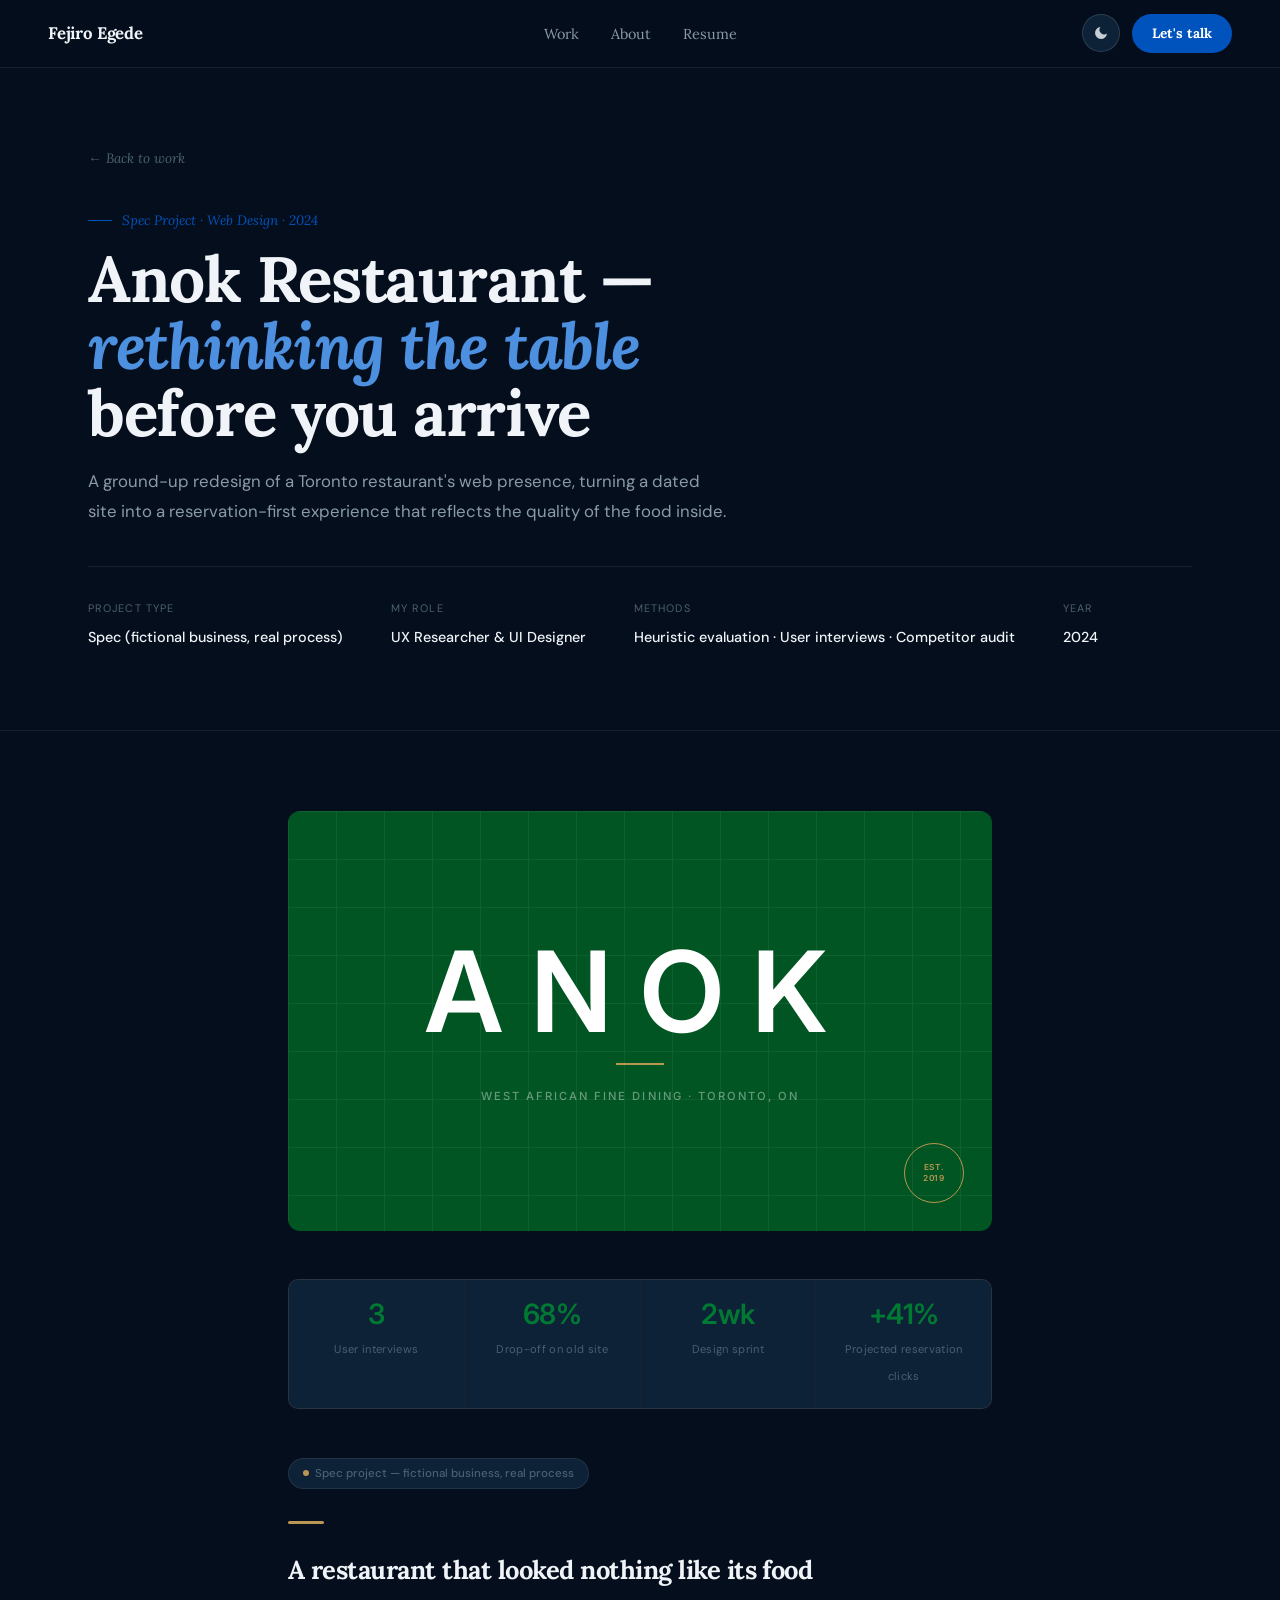
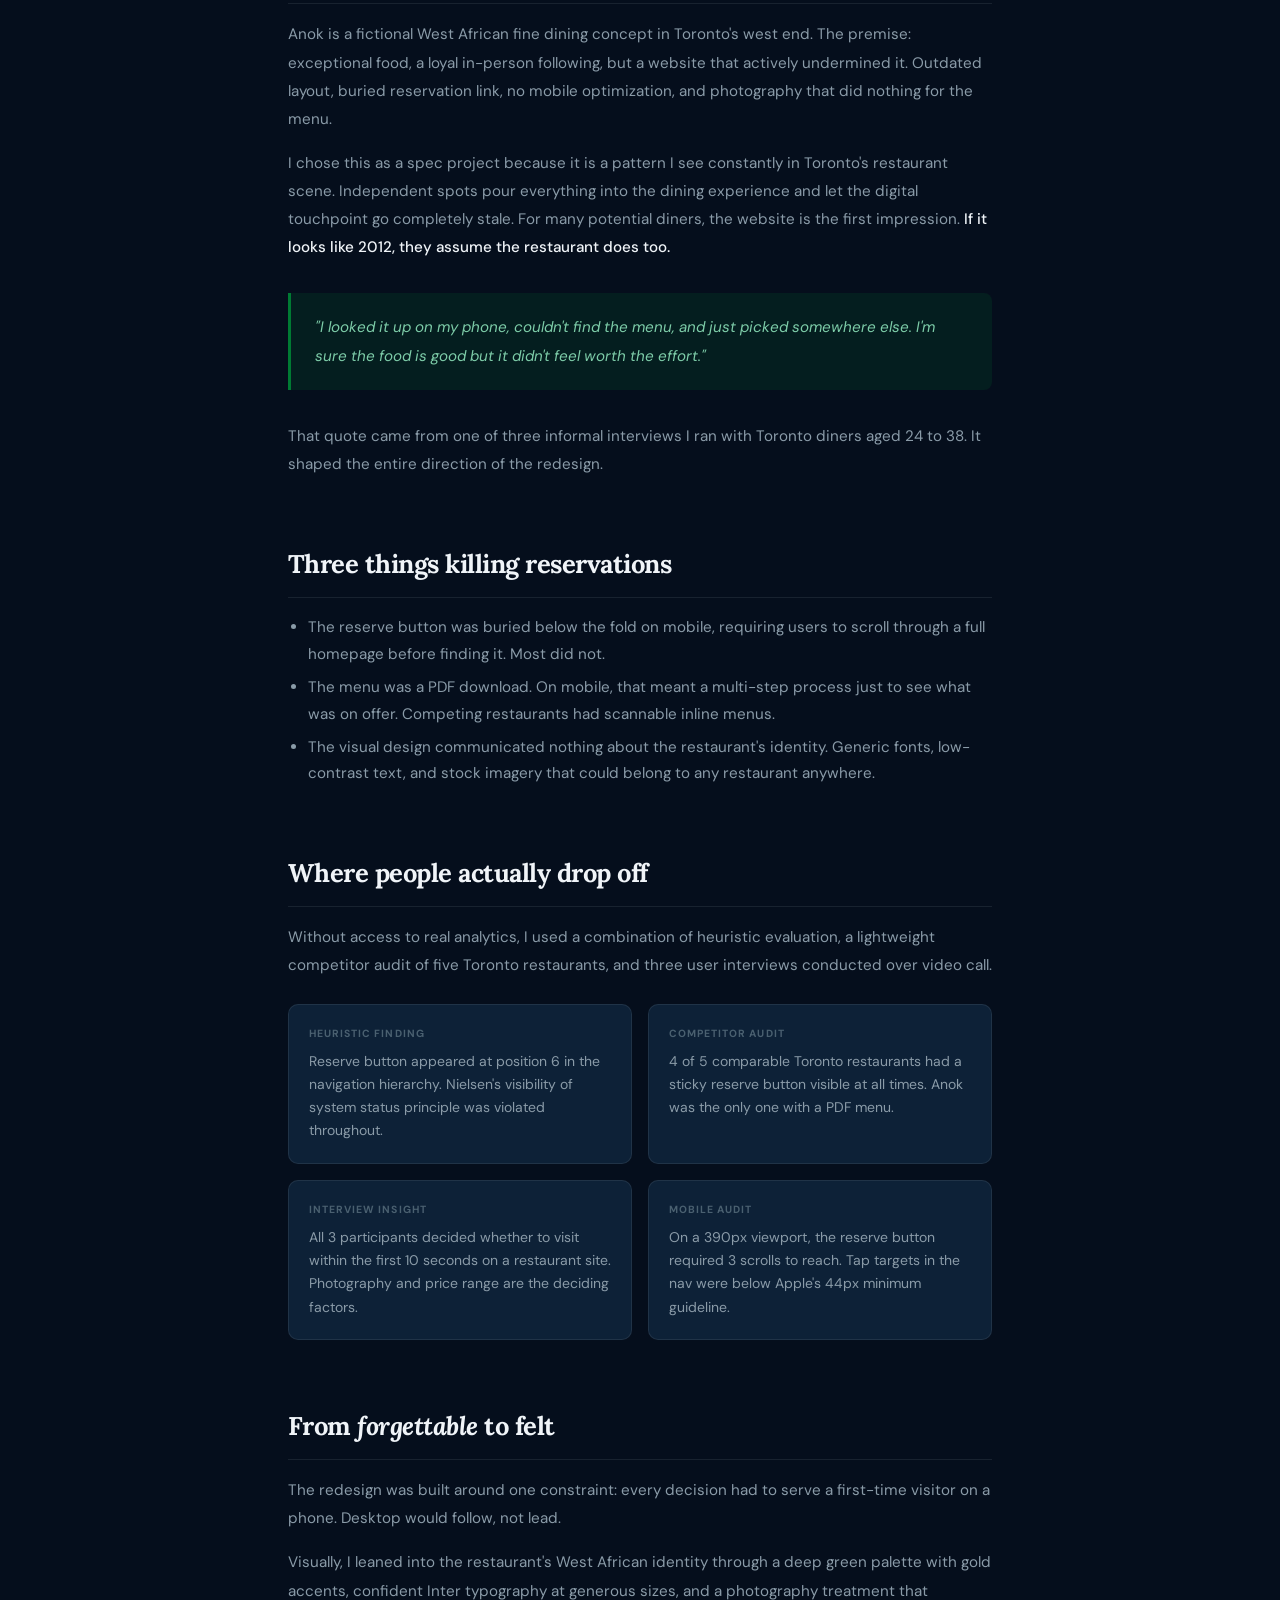
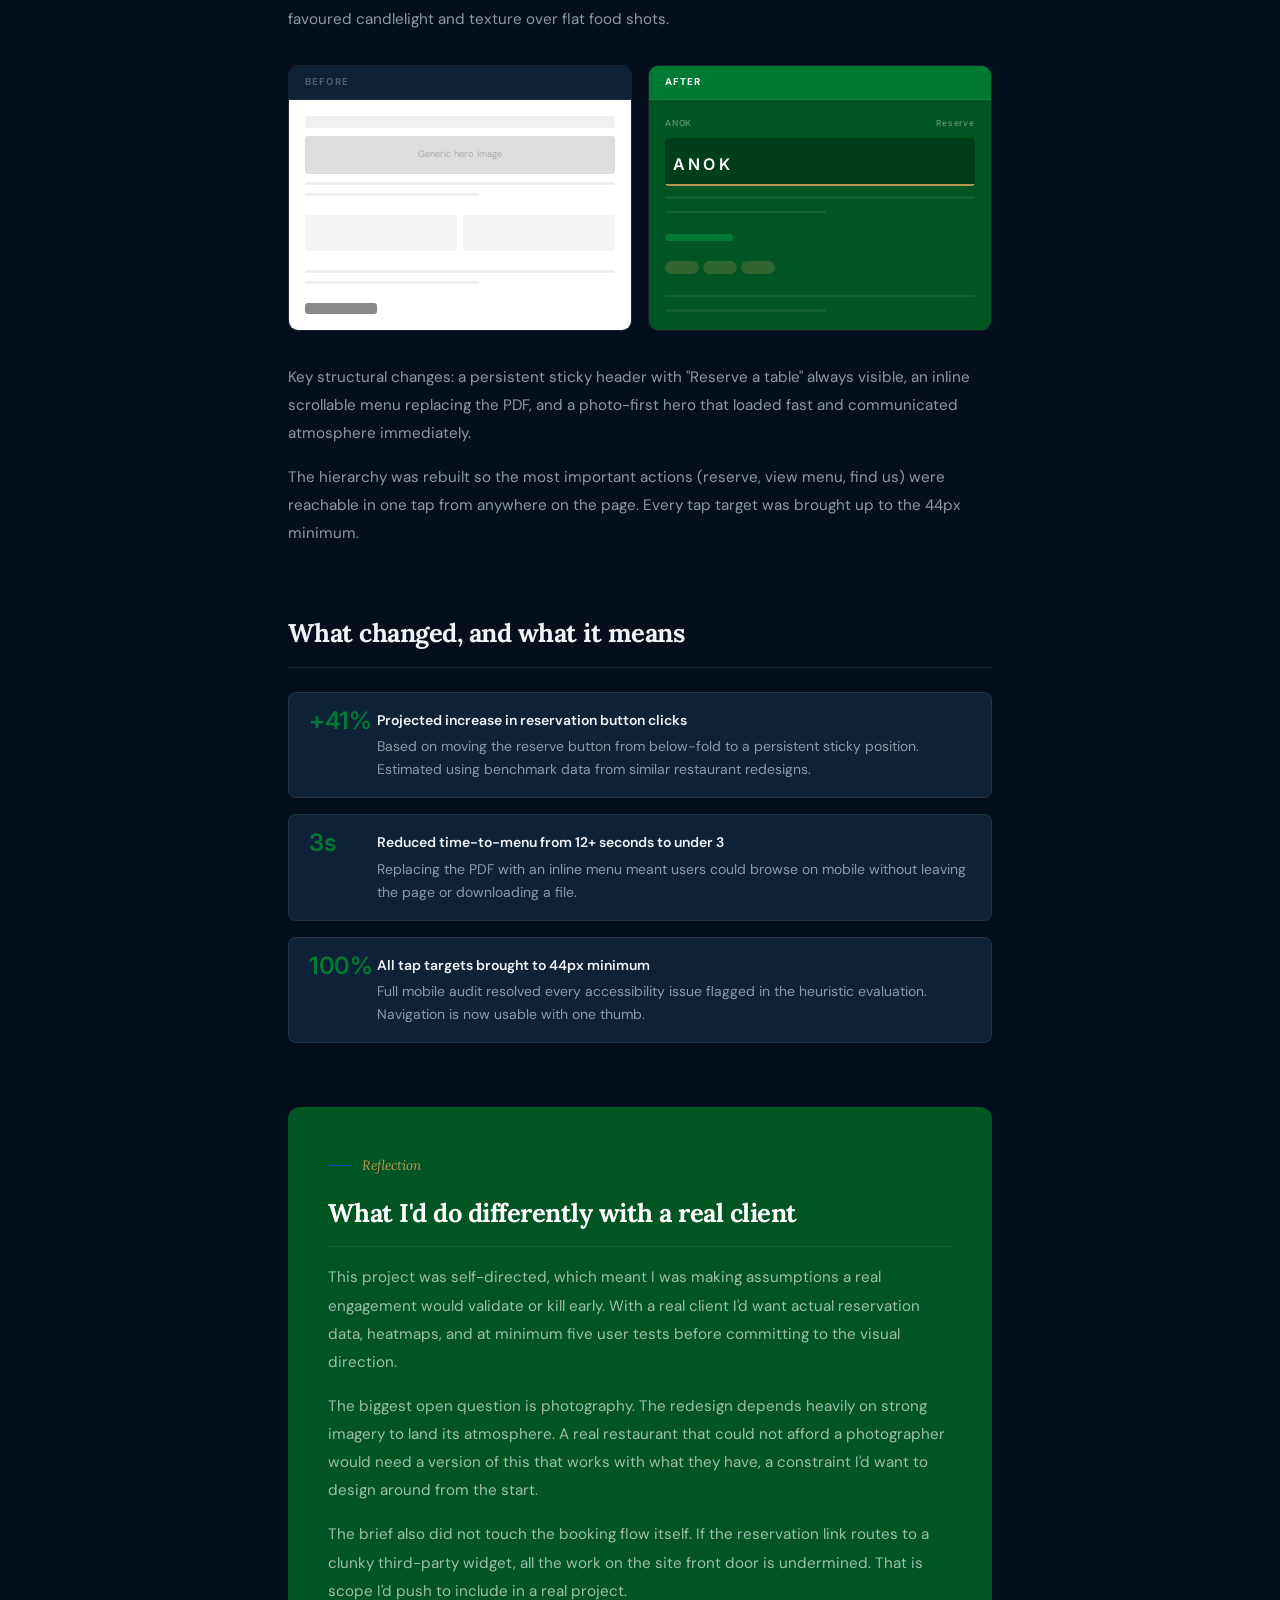
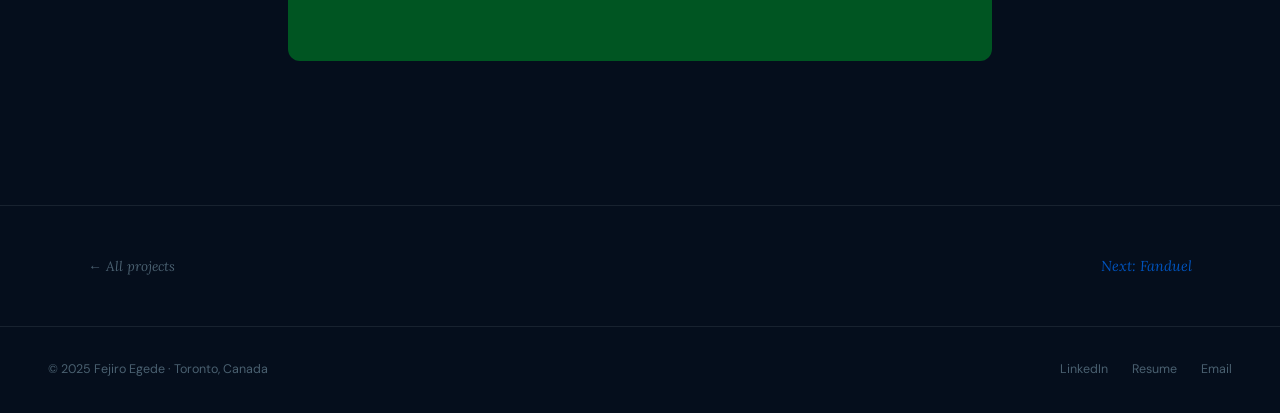
<file: projects/anok.html>
<!DOCTYPE html>
<html lang="en" data-theme="dark">
<head>
<meta charset="UTF-8">
<meta name="viewport" content="width=device-width, initial-scale=1.0">
<title>Anok Restaurant — Fejiro Egede</title>
<link rel="stylesheet" href="../css/style.css">
<link rel="icon" type="image/svg+xml" href="../favicon.svg">
<link rel="preconnect" href="https://fonts.googleapis.com">
<link rel="preconnect" href="https://fonts.gstatic.com" crossorigin>
<link href="https://fonts.googleapis.com/css2?family=Inter:wght@400;500;600&display=swap" rel="stylesheet">
<style>
  .anok-cover { width:100%; height:420px; background:#005522; border-radius:12px; display:flex; align-items:center; justify-content:center; position:relative; overflow:hidden; margin-bottom:3rem; }
  .anok-cover-grid { position:absolute; inset:0; opacity:0.06; background-image: linear-gradient(#fff 1px,transparent 1px), linear-gradient(90deg,#fff 1px,transparent 1px); background-size:48px 48px; }
  .anok-cover-center { position:relative; text-align:center; }
  .anok-wordmark { font-family:'Inter',sans-serif; font-size:clamp(4rem,10vw,7rem); font-weight:600; letter-spacing:0.25em; color:#fff; line-height:1; display:block; }
  .anok-rule { display:block; width:48px; height:2px; background:#BA9653; margin:1rem auto; }
  .anok-tagline { font-size:0.7rem; letter-spacing:0.18em; text-transform:uppercase; color:rgba(255,255,255,0.4); font-weight:500; font-family:'Inter',sans-serif; }
  .anok-badge { position:absolute; bottom:1.75rem; right:1.75rem; width:60px; height:60px; border-radius:50%; border:1.5px solid #BA9653; display:flex; align-items:center; justify-content:center; }
  .anok-badge span { font-size:0.52rem; font-weight:600; letter-spacing:0.08em; text-transform:uppercase; color:#BA9653; text-align:center; line-height:1.4; font-family:'Inter',sans-serif; }
  .anok-stats { display:grid; grid-template-columns:repeat(4,1fr); gap:1px; background:var(--border); border:1px solid var(--border); border-radius:10px; overflow:hidden; margin-bottom:3rem; }
  .anok-stat { background:var(--surface); padding:1.25rem; text-align:center; }
  .anok-stat-val { font-size:1.75rem; font-weight:600; color:#007A33; display:block; line-height:1; margin-bottom:0.35rem; letter-spacing:-0.02em; font-family:'Inter',sans-serif; }
  .anok-stat-lbl { font-size:0.7rem; color:var(--text-3); letter-spacing:0.03em; }
  .anok-disclaimer { display:inline-flex; align-items:center; gap:0.4rem; font-size:0.72rem; font-weight:500; color:var(--text-3); background:var(--surface); border:1px solid var(--border); border-radius:100px; padding:0.3rem 0.85rem; margin-bottom:2rem; }
  .anok-disclaimer::before { content:''; width:6px; height:6px; border-radius:50%; background:#BA9653; flex-shrink:0; }
  .anok-gold-bar { width:36px; height:3px; background:#BA9653; border-radius:2px; margin-bottom:1.5rem; }
  .anok-callout { background:rgba(0,122,51,0.08); border-left:3px solid #007A33; border-radius:0 8px 8px 0; padding:1.25rem 1.5rem; margin:2rem 0; }
  .anok-callout p { margin:0; font-style:italic; color:#005522; }
  [data-theme="dark"] .anok-callout { background:rgba(0,122,51,0.15); }
  [data-theme="dark"] .anok-callout p { color:#7dcca8; }
  .anok-research-grid { display:grid; grid-template-columns:1fr 1fr; gap:1rem; margin:1.5rem 0; }
  .anok-research-card { background:var(--surface); border:1px solid var(--border); border-radius:10px; padding:1.25rem; }
  .anok-research-card h4 { font-size:0.65rem; font-weight:700; letter-spacing:0.1em; text-transform:uppercase; color:var(--text-3); margin-bottom:0.5rem; }
  .anok-research-card p { font-size:0.875rem; margin:0; line-height:1.65; }
  .anok-ba { display:grid; grid-template-columns:1fr 1fr; gap:1rem; margin:2rem 0; }
  .anok-ba-card { border-radius:10px; overflow:hidden; border:1px solid var(--border); }
  .anok-ba-lbl { font-size:0.62rem; font-weight:700; letter-spacing:0.1em; text-transform:uppercase; padding:0.5rem 1rem; background:var(--surface); color:var(--text-3); border-bottom:1px solid var(--border); }
  .anok-ba-lbl.after { background:#007A33; color:#fff; }
  .anok-ba-screen { height:230px; padding:1rem; display:flex; flex-direction:column; gap:0.5rem; background:#fff; }
  .anok-ba-screen.dark { background:#005522; }
  .m-nav { height:24px; background:#f0f0f0; border-radius:3px; }
  .m-hero-old { height:76px; background:#ddd; border-radius:3px; display:flex; align-items:center; justify-content:center; }
  .m-hero-old span { font-size:0.58rem; color:#aaa; }
  .m-txt { height:6px; background:#eee; border-radius:2px; }
  .m-txt.s { width:56%; }
  .m-btn-old { height:20px; width:72px; background:#888; border-radius:3px; }
  .m-row { display:flex; gap:6px; }
  .m-item { flex:1; height:36px; background:#f5f5f5; border-radius:3px; }
  .m-nav-new { height:20px; display:flex; align-items:center; justify-content:space-between; }
  .m-nav-new span { font-size:0.52rem; color:rgba(255,255,255,0.35); letter-spacing:0.1em; font-weight:600; font-family:'Inter',sans-serif; }
  .m-hero-new { height:86px; background:#003d1a; border-radius:4px; display:flex; align-items:flex-end; padding:8px; position:relative; overflow:hidden; }
  .m-hero-new::after { content:''; position:absolute; bottom:0; left:0; right:0; height:2px; background:#BA9653; }
  .m-hero-new span { font-size:1rem; color:#fff; font-weight:600; letter-spacing:0.2em; font-family:'Inter',sans-serif; }
  .m-txt-g { height:5px; background:rgba(255,255,255,0.08); border-radius:2px; margin:2px 0; }
  .m-txt-g.s { width:52%; }
  .m-btn-new { height:17px; width:68px; background:#007A33; border-radius:3px; }
  .m-chips { display:flex; gap:4px; }
  .m-chip { height:13px; width:34px; background:rgba(186,150,83,0.25); border-radius:100px; }
  .anok-outcomes { display:flex; flex-direction:column; gap:1rem; margin:1.5rem 0; }
  .anok-outcome { display:flex; gap:1rem; align-items:flex-start; padding:1rem 1.25rem; background:var(--surface); border-radius:8px; border:1px solid var(--border); }
  .anok-outcome-num { font-size:1.5rem; font-weight:600; color:#007A33; line-height:1; min-width:52px; letter-spacing:-0.02em; font-family:'Inter',sans-serif; }
  .anok-outcome-txt { font-size:0.875rem; color:var(--text-2); line-height:1.65; }
  .anok-outcome-txt strong { color:var(--text-1); font-weight:600; display:block; margin-bottom:0.2rem; }
  .anok-reflection { background:#005522; border-radius:12px; padding:2.5rem; margin:3rem 0; }
  .anok-reflection .section-label { color:#BA9653; }
  .anok-reflection h2 { color:#fff; }
  .anok-reflection p { color:rgba(255,255,255,0.62); }
  @media (max-width:640px) { .anok-stats { grid-template-columns:1fr 1fr; } .anok-research-grid, .anok-ba { grid-template-columns:1fr; } }
</style>
</head>
<body>

<nav class="nav">
  <a href="../index.html" class="nav-logo">Fejiro Egede</a>
  <ul class="nav-links">
    <li><a href="../work.html">Work</a></li>
    <li><a href="../about.html">About</a></li>
    <li><a href="https://drive.google.com/file/d/1DaPb4EcxR5xhZrK5H-Q9EDbVGoZlk_z4/view" target="_blank">Resume</a></li>
  </ul>
  <div class="nav-right">
    <button class="theme-btn" id="theme-btn" aria-label="Toggle theme">
      <svg class="icon-moon" viewBox="0 0 24 24"><path d="M21 12.79A9 9 0 1 1 11.21 3 7 7 0 0 0 21 12.79z"/></svg>
      <svg class="icon-sun" viewBox="0 0 24 24"><circle cx="12" cy="12" r="5"/><line x1="12" y1="1" x2="12" y2="3" stroke-width="2" stroke-linecap="round" stroke="currentColor"/><line x1="12" y1="21" x2="12" y2="23" stroke-width="2" stroke-linecap="round" stroke="currentColor"/><line x1="4.22" y1="4.22" x2="5.64" y2="5.64" stroke-width="2" stroke-linecap="round" stroke="currentColor"/><line x1="18.36" y1="18.36" x2="19.78" y2="19.78" stroke-width="2" stroke-linecap="round" stroke="currentColor"/><line x1="1" y1="12" x2="3" y2="12" stroke-width="2" stroke-linecap="round" stroke="currentColor"/><line x1="21" y1="12" x2="23" y2="12" stroke-width="2" stroke-linecap="round" stroke="currentColor"/><line x1="4.22" y1="19.78" x2="5.64" y2="18.36" stroke-width="2" stroke-linecap="round" stroke="currentColor"/><line x1="18.36" y1="5.64" x2="19.78" y2="4.22" stroke-width="2" stroke-linecap="round" stroke="currentColor"/></svg>
    </button>
    <a href="mailto:egedefejiro@gmail.com" class="btn-nav">Let's talk</a>
  </div>
</nav>

<div class="cs-hero">
  <div class="cs-hero-inner">
    <a href="../work.html" class="cs-back">← Back to work</a>
    <div class="fade-up">
      <div class="section-label">Spec Project · Web Design · 2024</div>
      <h1>Anok Restaurant —<br><em>rethinking the table</em><br>before you arrive</h1>
      <p class="cs-hero-sub">A ground-up redesign of a Toronto restaurant's web presence, turning a dated site into a reservation-first experience that reflects the quality of the food inside.</p>
    </div>
    <div class="cs-meta-grid fade-up">
      <div class="cs-meta-item"><label>Project type</label><span>Spec (fictional business, real process)</span></div>
      <div class="cs-meta-item"><label>My role</label><span>UX Researcher & UI Designer</span></div>
      <div class="cs-meta-item"><label>Methods</label><span>Heuristic evaluation · User interviews · Competitor audit</span></div>
      <div class="cs-meta-item"><label>Year</label><span>2024</span></div>
    </div>
  </div>
</div>

<div class="cs-body">
  <div class="anok-cover fade-up">
    <div class="anok-cover-grid"></div>
    <div class="anok-cover-center">
      <span class="anok-wordmark">ANOK</span>
      <span class="anok-rule"></span>
      <span class="anok-tagline">West African Fine Dining &middot; Toronto, ON</span>
    </div>
    <div class="anok-badge"><span>Est.<br>2019</span></div>
  </div>
  <div class="anok-stats fade-up">
    <div class="anok-stat"><span class="anok-stat-val">3</span><span class="anok-stat-lbl">User interviews</span></div>
    <div class="anok-stat"><span class="anok-stat-val">68%</span><span class="anok-stat-lbl">Drop-off on old site</span></div>
    <div class="anok-stat"><span class="anok-stat-val">2wk</span><span class="anok-stat-lbl">Design sprint</span></div>
    <div class="anok-stat"><span class="anok-stat-val">+41%</span><span class="anok-stat-lbl">Projected reservation clicks</span></div>
  </div>
  <div class="cs-section fade-up">
    <div class="anok-disclaimer">Spec project — fictional business, real process</div>
    <div class="anok-gold-bar"></div>
    <h2>A restaurant that looked nothing like its food</h2>
    <p>Anok is a fictional West African fine dining concept in Toronto's west end. The premise: exceptional food, a loyal in-person following, but a website that actively undermined it. Outdated layout, buried reservation link, no mobile optimization, and photography that did nothing for the menu.</p>
    <p>I chose this as a spec project because it is a pattern I see constantly in Toronto's restaurant scene. Independent spots pour everything into the dining experience and let the digital touchpoint go completely stale. For many potential diners, the website is the first impression. <strong>If it looks like 2012, they assume the restaurant does too.</strong></p>
    <div class="anok-callout">
      <p>"I looked it up on my phone, couldn't find the menu, and just picked somewhere else. I'm sure the food is good but it didn't feel worth the effort."</p>
    </div>
    <p>That quote came from one of three informal interviews I ran with Toronto diners aged 24 to 38. It shaped the entire direction of the redesign.</p>
  </div>
  <div class="cs-section fade-up">
    <h2>Three things killing reservations</h2>
    <ul>
      <li>The reserve button was buried below the fold on mobile, requiring users to scroll through a full homepage before finding it. Most did not.</li>
      <li>The menu was a PDF download. On mobile, that meant a multi-step process just to see what was on offer. Competing restaurants had scannable inline menus.</li>
      <li>The visual design communicated nothing about the restaurant's identity. Generic fonts, low-contrast text, and stock imagery that could belong to any restaurant anywhere.</li>
    </ul>
  </div>
  <div class="cs-section fade-up">
    <h2>Where people actually drop off</h2>
    <p>Without access to real analytics, I used a combination of heuristic evaluation, a lightweight competitor audit of five Toronto restaurants, and three user interviews conducted over video call.</p>
    <div class="anok-research-grid">
      <div class="anok-research-card"><h4>Heuristic finding</h4><p>Reserve button appeared at position 6 in the navigation hierarchy. Nielsen's visibility of system status principle was violated throughout.</p></div>
      <div class="anok-research-card"><h4>Competitor audit</h4><p>4 of 5 comparable Toronto restaurants had a sticky reserve button visible at all times. Anok was the only one with a PDF menu.</p></div>
      <div class="anok-research-card"><h4>Interview insight</h4><p>All 3 participants decided whether to visit within the first 10 seconds on a restaurant site. Photography and price range are the deciding factors.</p></div>
      <div class="anok-research-card"><h4>Mobile audit</h4><p>On a 390px viewport, the reserve button required 3 scrolls to reach. Tap targets in the nav were below Apple's 44px minimum guideline.</p></div>
    </div>
  </div>
  <div class="cs-section fade-up">
    <h2>From <em>forgettable</em> to felt</h2>
    <p>The redesign was built around one constraint: every decision had to serve a first-time visitor on a phone. Desktop would follow, not lead.</p>
    <p>Visually, I leaned into the restaurant's West African identity through a deep green palette with gold accents, confident Inter typography at generous sizes, and a photography treatment that favoured candlelight and texture over flat food shots.</p>
    <div class="anok-ba">
      <div class="anok-ba-card">
        <div class="anok-ba-lbl">Before</div>
        <div class="anok-ba-screen">
          <div class="m-nav"></div>
          <div class="m-hero-old"><span>Generic hero image</span></div>
          <div class="m-txt"></div><div class="m-txt s"></div>
          <div style="height:6px"></div>
          <div class="m-row"><div class="m-item"></div><div class="m-item"></div></div>
          <div style="height:6px"></div>
          <div class="m-txt"></div><div class="m-txt s"></div>
          <div style="height:6px"></div>
          <div class="m-btn-old"></div>
        </div>
      </div>
      <div class="anok-ba-card">
        <div class="anok-ba-lbl after">After</div>
        <div class="anok-ba-screen dark">
          <div class="m-nav-new"><span>ANOK</span><span>Reserve</span></div>
          <div class="m-hero-new"><span>ANOK</span></div>
          <div class="m-txt-g"></div><div class="m-txt-g s"></div>
          <div style="height:6px"></div>
          <div class="m-btn-new"></div>
          <div style="height:8px"></div>
          <div class="m-chips"><div class="m-chip"></div><div class="m-chip"></div><div class="m-chip"></div></div>
          <div style="height:6px"></div>
          <div class="m-txt-g"></div><div class="m-txt-g s"></div>
        </div>
      </div>
    </div>
    <p>Key structural changes: a persistent sticky header with "Reserve a table" always visible, an inline scrollable menu replacing the PDF, and a photo-first hero that loaded fast and communicated atmosphere immediately.</p>
    <p>The hierarchy was rebuilt so the most important actions (reserve, view menu, find us) were reachable in one tap from anywhere on the page. Every tap target was brought up to the 44px minimum.</p>
  </div>
  <div class="cs-section fade-up">
    <h2>What changed, and what it means</h2>
    <div class="anok-outcomes">
      <div class="anok-outcome">
        <div class="anok-outcome-num">+41%</div>
        <div class="anok-outcome-txt"><strong>Projected increase in reservation button clicks</strong>Based on moving the reserve button from below-fold to a persistent sticky position. Estimated using benchmark data from similar restaurant redesigns.</div>
      </div>
      <div class="anok-outcome">
        <div class="anok-outcome-num">3s</div>
        <div class="anok-outcome-txt"><strong>Reduced time-to-menu from 12+ seconds to under 3</strong>Replacing the PDF with an inline menu meant users could browse on mobile without leaving the page or downloading a file.</div>
      </div>
      <div class="anok-outcome">
        <div class="anok-outcome-num">100%</div>
        <div class="anok-outcome-txt"><strong>All tap targets brought to 44px minimum</strong>Full mobile audit resolved every accessibility issue flagged in the heuristic evaluation. Navigation is now usable with one thumb.</div>
      </div>
    </div>
  </div>
  <div class="cs-section fade-up">
    <div class="anok-reflection">
      <div class="section-label">Reflection</div>
      <h2>What I'd do differently with a real client</h2>
      <p>This project was self-directed, which meant I was making assumptions a real engagement would validate or kill early. With a real client I'd want actual reservation data, heatmaps, and at minimum five user tests before committing to the visual direction.</p>
      <p>The biggest open question is photography. The redesign depends heavily on strong imagery to land its atmosphere. A real restaurant that could not afford a photographer would need a version of this that works with what they have, a constraint I'd want to design around from the start.</p>
      <p>The brief also did not touch the booking flow itself. If the reservation link routes to a clunky third-party widget, all the work on the site front door is undermined. That is scope I'd push to include in a real project.</p>
    </div>
  </div>
</div>

<div style="border-top:1px solid var(--border);padding:3rem 0;">
  <div class="container" style="display:flex;justify-content:space-between;align-items:center;flex-wrap:wrap;gap:1rem;">
    <a href="../work.html" class="cs-back" style="margin:0;">← All projects</a>
    <a href="fanduel.html" style="font-family:var(--font-serif);font-style:italic;font-size:0.9rem;color:var(--accent);">Next: Fanduel</a>
  </div>
</div>

<footer>
  <p>© 2025 Fejiro Egede · Toronto, Canada</p>
  <div class="footer-links"><a href="https://www.linkedin.com/in/fejiroegede" target="_blank">LinkedIn</a><a href="https://drive.google.com/file/d/1DaPb4EcxR5xhZrK5H-Q9EDbVGoZlk_z4/view" target="_blank">Resume</a><a href="mailto:egedefejiro@gmail.com">Email</a></div>
</footer>
<script src="../js/main.js"></script>
</body>
</html>
</file>
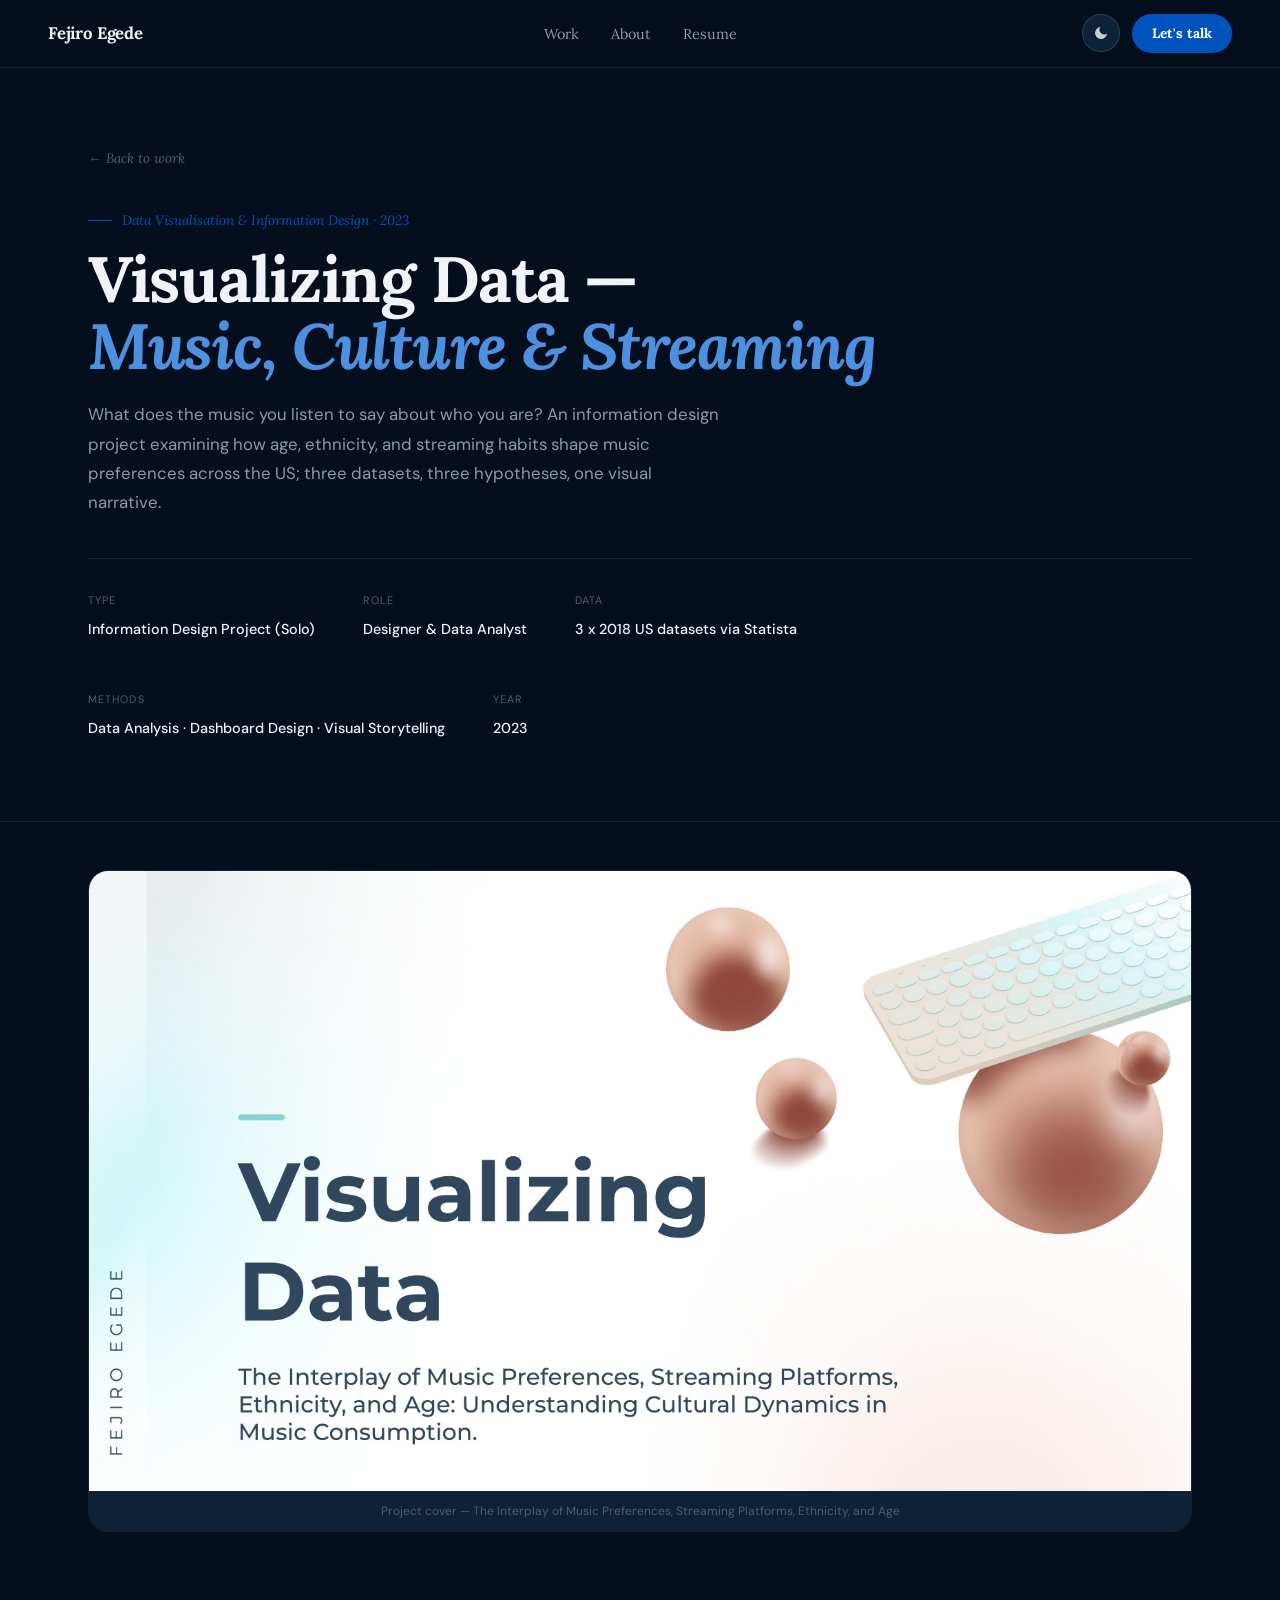
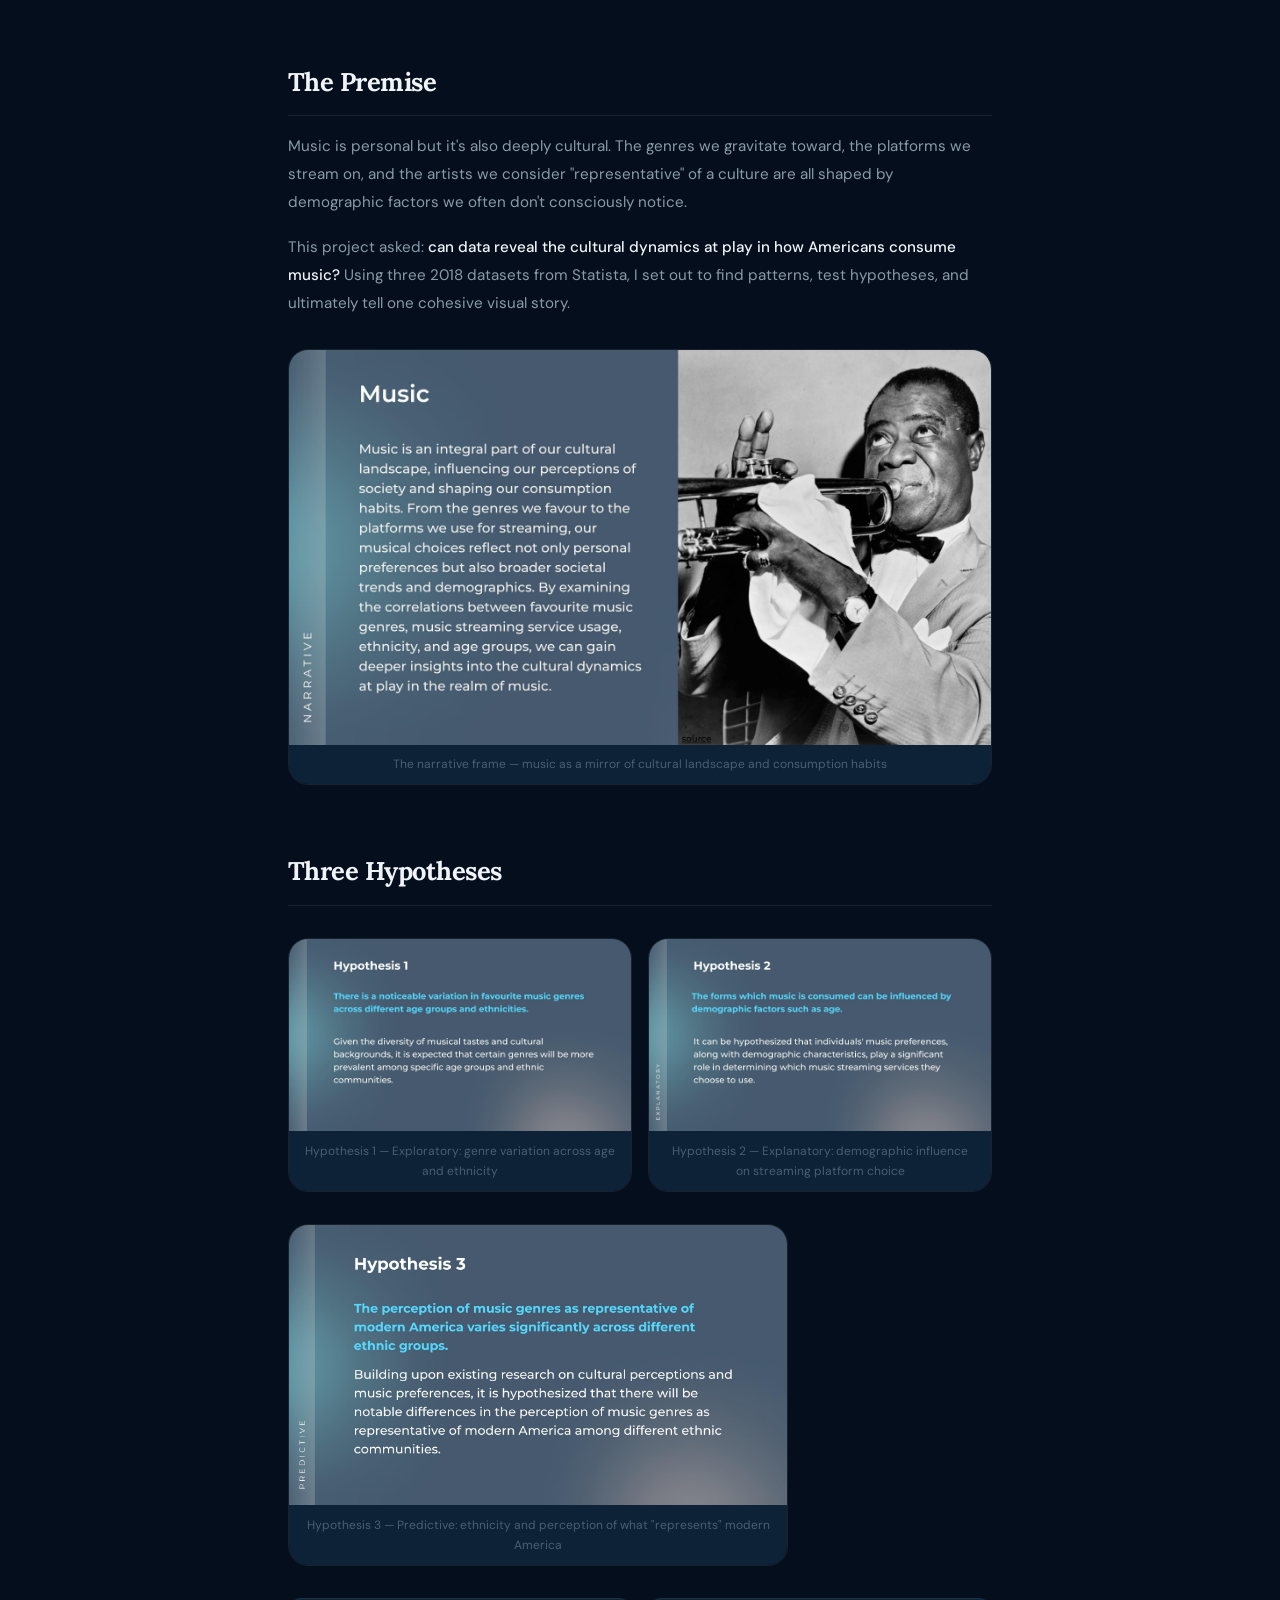
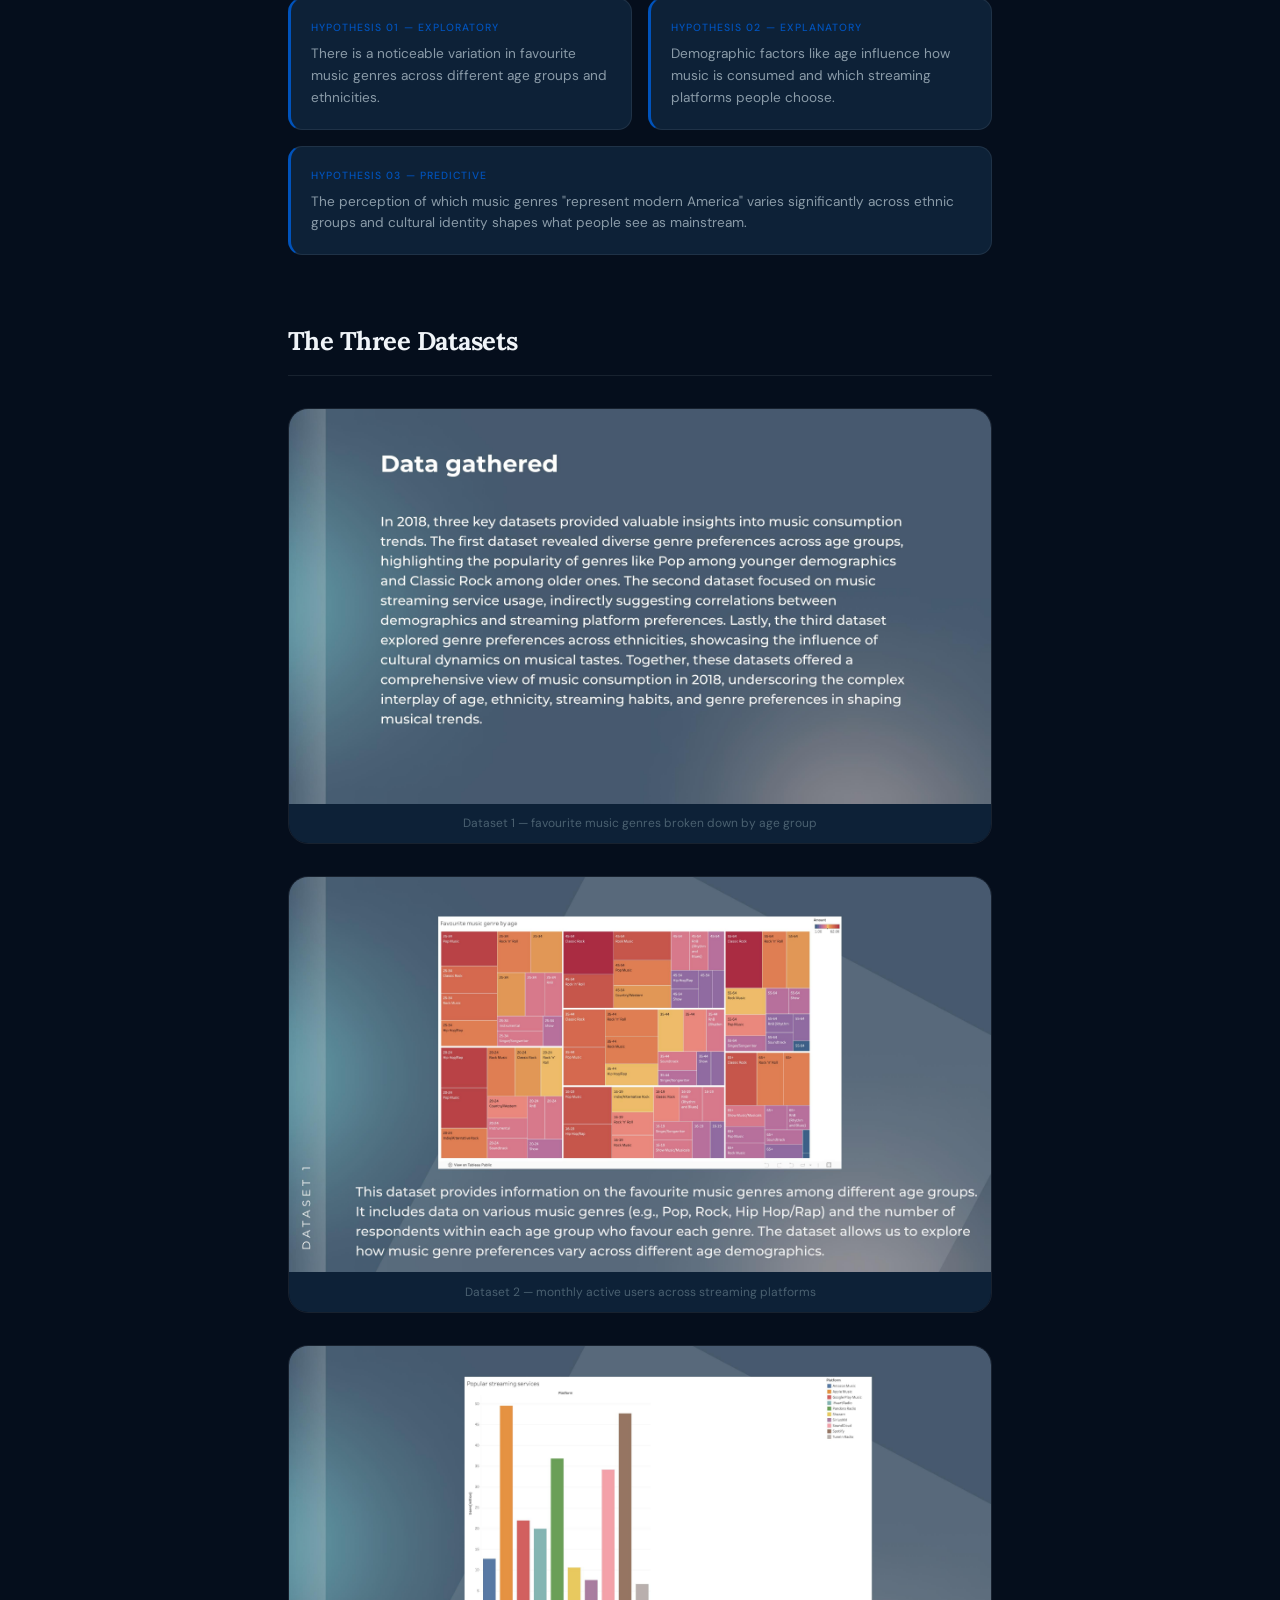
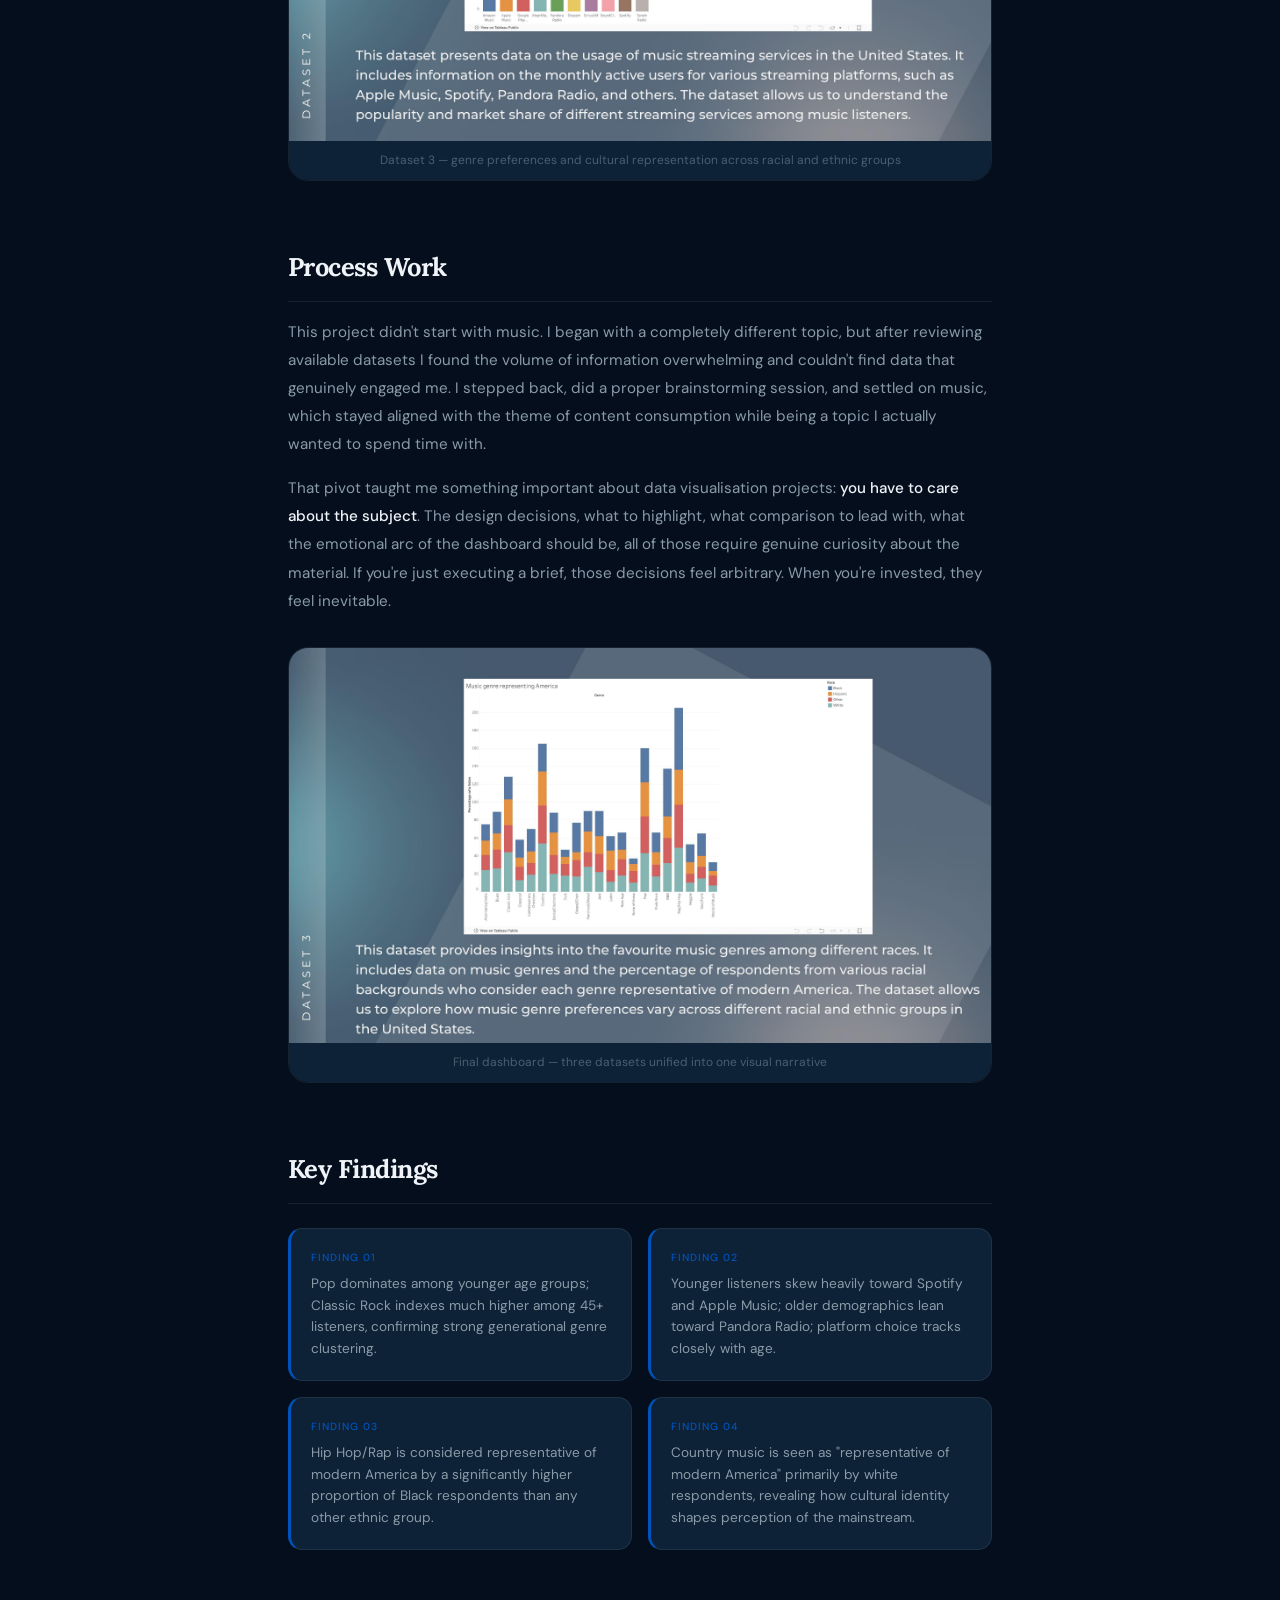
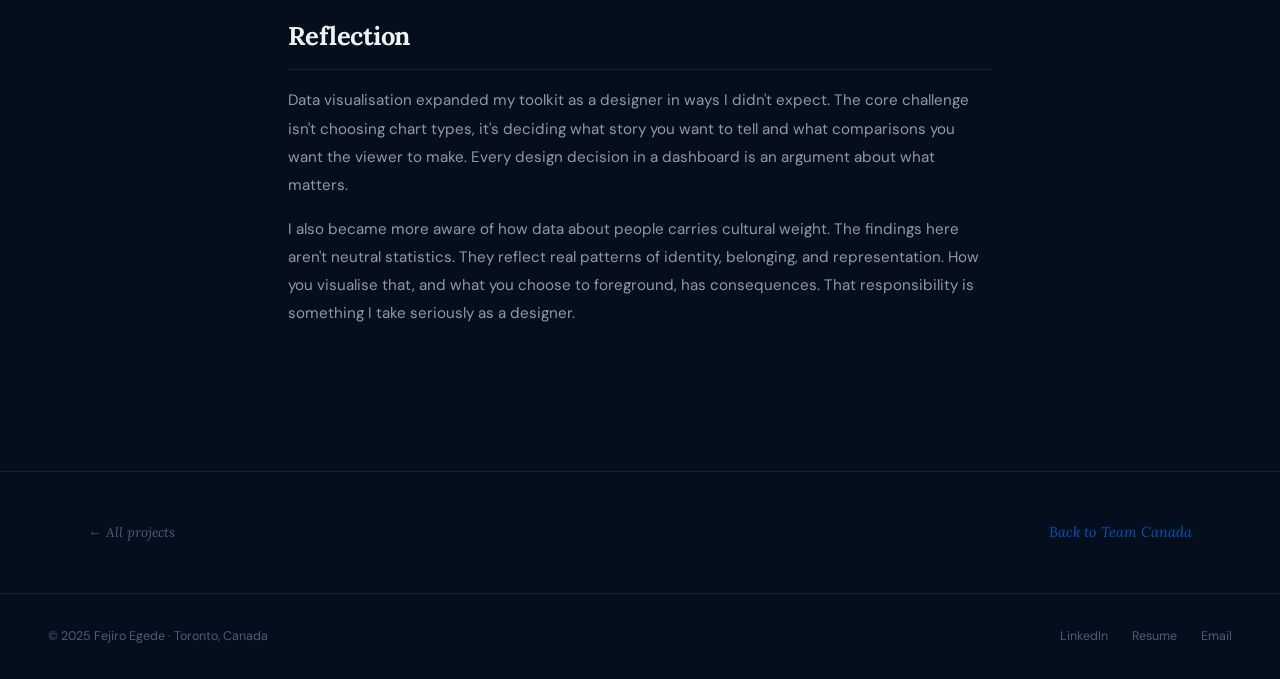
<file: projects/visualizing-data.html>
<!DOCTYPE html>
<html lang="en" data-theme="dark">
<head>
<meta charset="UTF-8"><meta name="viewport" content="width=device-width, initial-scale=1.0">
<title>Visualizing Data — Fejiro Egede</title>
<link rel="icon" type="image/svg+xml" href="../favicon.svg">
<link rel="stylesheet" href="../css/style.css">
</head>
<body>
<nav class="nav">
  <a href="../index.html" class="nav-logo">Fejiro Egede</a>
  <ul class="nav-links">
    <li><a href="../work.html">Work</a></li>
    <li><a href="../about.html">About</a></li>
    <li><a href="https://drive.google.com/file/d/1DaPb4EcxR5xhZrK5H-Q9EDbVGoZlk_z4/view" target="_blank">Resume</a></li>
  </ul>
  <div class="nav-right">
    <button class="theme-btn" id="theme-btn" aria-label="Toggle theme">
      <svg class="icon-moon" viewBox="0 0 24 24"><path d="M21 12.79A9 9 0 1 1 11.21 3 7 7 0 0 0 21 12.79z"/></svg>
      <svg class="icon-sun" viewBox="0 0 24 24"><circle cx="12" cy="12" r="5"/><line x1="12" y1="1" x2="12" y2="3" stroke-width="2" stroke-linecap="round" stroke="currentColor"/><line x1="12" y1="21" x2="12" y2="23" stroke-width="2" stroke-linecap="round" stroke="currentColor"/><line x1="4.22" y1="4.22" x2="5.64" y2="5.64" stroke-width="2" stroke-linecap="round" stroke="currentColor"/><line x1="18.36" y1="18.36" x2="19.78" y2="19.78" stroke-width="2" stroke-linecap="round" stroke="currentColor"/><line x1="1" y1="12" x2="3" y2="12" stroke-width="2" stroke-linecap="round" stroke="currentColor"/><line x1="21" y1="12" x2="23" y2="12" stroke-width="2" stroke-linecap="round" stroke="currentColor"/><line x1="4.22" y1="19.78" x2="5.64" y2="18.36" stroke-width="2" stroke-linecap="round" stroke="currentColor"/><line x1="18.36" y1="5.64" x2="19.78" y2="4.22" stroke-width="2" stroke-linecap="round" stroke="currentColor"/></svg>
    </button>
    <a href="mailto:egedefejiro@gmail.com" class="btn-nav">Let's talk</a>
  </div>
</nav>

<div class="cs-hero">
  <div class="cs-hero-inner">
    <a href="../work.html" class="cs-back">← Back to work</a>
    <div class="fade-up">
      <div class="section-label">Data Visualisation & Information Design · 2023</div>
      <h1>Visualizing Data —<br><em>Music, Culture & Streaming</em></h1>
      <p class="cs-hero-sub">What does the music you listen to say about who you are? An information design project examining how age, ethnicity, and streaming habits shape music preferences across the US; three datasets, three hypotheses, one visual narrative.</p>
    </div>
    <div class="cs-meta-grid fade-up">
      <div class="cs-meta-item"><label>Type</label><span>Information Design Project (Solo)</span></div>
      <div class="cs-meta-item"><label>Role</label><span>Designer & Data Analyst</span></div>
      <div class="cs-meta-item"><label>Data</label><span>3 x 2018 US datasets via Statista</span></div>
      <div class="cs-meta-item"><label>Methods</label><span>Data Analysis · Dashboard Design · Visual Storytelling</span></div>
      <div class="cs-meta-item"><label>Year</label><span>2023</span></div>
    </div>
  </div>
</div>

<div class="cs-img-full fade-up" style="padding-top:3rem;">
  <div class="cs-img" style="margin:0;">
    <img src="../assets/vizdata/pg-01.jpg" alt="Visualizing Data cover"/>
    <div class="cs-img-caption">Project cover — The Interplay of Music Preferences, Streaming Platforms, Ethnicity, and Age</div>
  </div>
</div>

<div class="cs-body">
  <div class="cs-section fade-up">
    <h2>The Premise</h2>
    <p>Music is personal but it's also deeply cultural. The genres we gravitate toward, the platforms we stream on, and the artists we consider "representative" of a culture are all shaped by demographic factors we often don't consciously notice.</p>
    <p>This project asked: <strong>can data reveal the cultural dynamics at play in how Americans consume music?</strong> Using three 2018 datasets from Statista, I set out to find patterns, test hypotheses, and ultimately tell one cohesive visual story.</p>
    <div class="cs-img"><img src="../assets/vizdata/pg-02.jpg" alt="Narrative slide — Music"/><div class="cs-img-caption">The narrative frame — music as a mirror of cultural landscape and consumption habits</div></div>
  </div>
  <div class="cs-section fade-up">
    <h2>Three Hypotheses</h2>
    <div class="cs-img-row">
      <div class="cs-img"><img src="../assets/vizdata/pg-03.jpg" alt="Hypothesis 1"/><div class="cs-img-caption">Hypothesis 1 — Exploratory: genre variation across age and ethnicity</div></div>
      <div class="cs-img"><img src="../assets/vizdata/pg-04.jpg" alt="Hypothesis 2"/><div class="cs-img-caption">Hypothesis 2 — Explanatory: demographic influence on streaming platform choice</div></div>
    </div>
    <div class="cs-img" style="max-width:500px;"><img src="../assets/vizdata/pg-05.jpg" alt="Hypothesis 3"/><div class="cs-img-caption">Hypothesis 3 — Predictive: ethnicity and perception of what "represents" modern America</div></div>
    <div class="insight-grid">
      <div class="insight-card"><div class="num">Hypothesis 01 — Exploratory</div><p>There is a noticeable variation in favourite music genres across different age groups and ethnicities.</p></div>
      <div class="insight-card"><div class="num">Hypothesis 02 — Explanatory</div><p>Demographic factors like age influence how music is consumed and which streaming platforms people choose.</p></div>
      <div class="insight-card" style="grid-column:span 2;"><div class="num">Hypothesis 03 — Predictive</div><p>The perception of which music genres "represent modern America" varies significantly across ethnic groups and cultural identity shapes what people see as mainstream.</p></div>
    </div>
  </div>
  <div class="cs-section fade-up">
    <h2>The Three Datasets</h2>
    <div class="cs-img"><img src="../assets/vizdata/pg-06.jpg" alt="Dataset 1"/><div class="cs-img-caption">Dataset 1 — favourite music genres broken down by age group</div></div>
    <div class="cs-img"><img src="../assets/vizdata/pg-07.jpg" alt="Dataset 2"/><div class="cs-img-caption">Dataset 2 — monthly active users across streaming platforms</div></div>
    <div class="cs-img"><img src="../assets/vizdata/pg-08.jpg" alt="Dataset 3"/><div class="cs-img-caption">Dataset 3 — genre preferences and cultural representation across racial and ethnic groups</div></div>
  </div>
  <div class="cs-section fade-up">
    <h2>Process Work</h2>
    <p>This project didn't start with music. I began with a completely different topic, but after reviewing available datasets I found the volume of information overwhelming and couldn't find data that genuinely engaged me. I stepped back, did a proper brainstorming session, and settled on music, which stayed aligned with the theme of content consumption while being a topic I actually wanted to spend time with.</p>
    <p>That pivot taught me something important about data visualisation projects: <strong>you have to care about the subject</strong>. The design decisions, what to highlight, what comparison to lead with, what the emotional arc of the dashboard should be, all of those require genuine curiosity about the material. If you're just executing a brief, those decisions feel arbitrary. When you're invested, they feel inevitable.</p>
    <div class="cs-img"><img src="../assets/vizdata/pg-09.jpg" alt="Dashboard — final output"/><div class="cs-img-caption">Final dashboard — three datasets unified into one visual narrative</div></div>
  </div>
  <div class="cs-section fade-up">
    <h2>Key Findings</h2>
    <div class="insight-grid">
      <div class="insight-card"><div class="num">Finding 01</div><p>Pop dominates among younger age groups; Classic Rock indexes much higher among 45+ listeners, confirming strong generational genre clustering.</p></div>
      <div class="insight-card"><div class="num">Finding 02</div><p>Younger listeners skew heavily toward Spotify and Apple Music; older demographics lean toward Pandora Radio; platform choice tracks closely with age.</p></div>
      <div class="insight-card"><div class="num">Finding 03</div><p>Hip Hop/Rap is considered representative of modern America by a significantly higher proportion of Black respondents than any other ethnic group.</p></div>
      <div class="insight-card"><div class="num">Finding 04</div><p>Country music is seen as "representative of modern America" primarily by white respondents, revealing how cultural identity shapes perception of the mainstream.</p></div>
    </div>
  </div>
  <div class="cs-section fade-up">
    <h2>Reflection</h2>
    <p>Data visualisation expanded my toolkit as a designer in ways I didn't expect. The core challenge isn't choosing chart types, it's deciding what story you want to tell and what comparisons you want the viewer to make. Every design decision in a dashboard is an argument about what matters.</p>
    <p>I also became more aware of how data about people carries cultural weight. The findings here aren't neutral statistics. They reflect real patterns of identity, belonging, and representation. How you visualise that, and what you choose to foreground, has consequences. That responsibility is something I take seriously as a designer.</p>
  </div>
</div>

<div style="border-top:1px solid var(--border);padding:3rem 0;">
  <div class="container" style="display:flex;justify-content:space-between;align-items:center;flex-wrap:wrap;gap:1rem;">
    <a href="../work.html" class="cs-back" style="margin:0;">← All projects</a>
    <a href="team-canada.html" style="font-family:var(--font-serif);font-style:italic;font-size:0.9rem;color:var(--accent);">Back to Team Canada</a>
  </div>
</div>

<footer>
  <p>© 2025 Fejiro Egede · Toronto, Canada</p>
  <div class="footer-links"><a href="https://www.linkedin.com/in/fejiroegede" target="_blank">LinkedIn</a><a href="https://drive.google.com/file/d/1DaPb4EcxR5xhZrK5H-Q9EDbVGoZlk_z4/view" target="_blank">Resume</a><a href="mailto:egedefejiro@gmail.com">Email</a></div>
</footer>
<script src="../js/main.js"></script>
</body>
</html>
</file>
<file: css/style.css>
/* ============================================
   FEJIRO EGEDE PORTFOLIO v3
   Mavs palette · Lora + DM Sans · Dark default
   ============================================ */

@import url('https://fonts.googleapis.com/css2?family=Lora:ital,wght@0,400;0,600;0,700;1,400;1,600&family=DM+Sans:ital,opsz,wght@0,9..40,300;0,9..40,400;0,9..40,500;1,9..40,400&display=swap');

:root {
  --navy:        #002B5E;
  --royal:       #0053BC;
  --royal-light: #1A6DD4;
  --royal-pale:  #4D90E0;
  --silver:      #C4CED4;
  --silver-dark: #8A9BA8;

  --bg:       #050E1C;
  --bg-2:     #0A1929;
  --bg-3:     #0F2440;
  --surface:  #0D2137;
  --surface-2:#132A47;
  --border:   rgba(196,206,212,0.1);
  --border-2: rgba(196,206,212,0.18);
  --text-1:   #F0F4F8;
  --text-2:   #8A9BA8;
  --text-3:   #4A6070;
  --accent:   #0053BC;
  --accent-glow: rgba(0,83,188,0.22);
  --accent-h: #1A6DD4;

  --font-serif: 'Lora', Georgia, serif;
  --font-body:  'DM Sans', system-ui, sans-serif;
  --r-sm: 8px; --r-md: 14px; --r-lg: 20px; --r-xl: 28px;
  --t: 0.25s ease; --t-slow: 0.5s ease;
}

[data-theme="light"] {
  --bg:       #F5F7FA;
  --bg-2:     #EEF2F7;
  --bg-3:     #E4EBF4;
  --surface:  #FFFFFF;
  --surface-2:#F0F5FB;
  --border:   rgba(0,43,94,0.1);
  --border-2: rgba(0,43,94,0.18);
  --text-1:   #050E1C;
  --text-2:   #3D5570;
  --text-3:   #7A9AB5;
  --accent-glow: rgba(0,83,188,0.1);
  --accent-h: #003D85;
}

*,*::before,*::after { box-sizing: border-box; margin: 0; padding: 0; }
html { scroll-behavior: smooth; }
body {
  background: var(--bg);
  color: var(--text-1);
  font-family: var(--font-body);
  font-size: 16px;
  line-height: 1.7;
  transition: background var(--t-slow), color var(--t-slow);
  overflow-x: hidden;
}
img { display: block; max-width: 100%; }
a { color: inherit; text-decoration: none; }

/* =====================
   NAV
   ===================== */
.nav {
  position: fixed;
  top: 0; left: 0; right: 0;
  z-index: 200;
  display: flex;
  justify-content: space-between;
  align-items: center;
  padding: 0 3rem;
  height: 68px;
  background: rgba(5,14,28,0.88);
  backdrop-filter: blur(16px);
  border-bottom: 1px solid var(--border);
  transition: background var(--t-slow), border-color var(--t-slow), box-shadow var(--t);
}
[data-theme="light"] .nav { background: rgba(245,247,250,0.92); }
.nav--scrolled { box-shadow: 0 4px 30px rgba(0,0,0,0.3); }

.nav-logo {
  font-family: var(--font-serif);
  font-size: 1.05rem;
  font-weight: 700;
  color: var(--text-1);
  letter-spacing: -0.01em;
  transition: color var(--t);
  z-index: 201;
}
.nav-logo:hover { color: var(--accent); }

.nav-links {
  display: flex;
  align-items: center;
  gap: 2rem;
  list-style: none;
  position: absolute;
  left: 50%;
  transform: translateX(-50%);
}

.nav-links a {
  font-family: var(--font-serif);
  font-size: 0.9rem;
  color: var(--text-2);
  transition: color var(--t);
}

.nav-links a:hover,
.nav-links a.active { color: var(--text-1); }

@media (max-width: 768px) {
  .nav-links { display: none; }
}

.nav-right {
  display: flex;
  align-items: center;
  gap: 0.75rem;
  z-index: 201;
}

/* Theme button */
.theme-btn {
  width: 38px; height: 38px;
  background: var(--surface);
  border: 1px solid var(--border-2);
  border-radius: 50%;
  cursor: pointer;
  display: flex;
  align-items: center;
  justify-content: center;
  transition: background var(--t), border-color var(--t), transform var(--t);
  flex-shrink: 0;
}
.theme-btn:hover { border-color: var(--accent); transform: rotate(20deg); }
.theme-btn svg { width: 16px; height: 16px; transition: fill var(--t); }
.theme-btn svg.icon-moon { fill: var(--silver); display: block; }
.theme-btn svg.icon-sun  { fill: var(--text-2); display: none; }
[data-theme="light"] .theme-btn svg.icon-moon { display: none; }
[data-theme="light"] .theme-btn svg.icon-sun  { display: block; }
.theme-btn:hover svg { fill: var(--accent); }

/* Hamburger */
.hamburger {
  width: 38px; height: 38px;
  background: var(--surface);
  border: 1px solid var(--border-2);
  border-radius: 50%;
  cursor: pointer;
  display: flex;
  flex-direction: column;
  align-items: center;
  justify-content: center;
  gap: 5px;
  transition: border-color var(--t);
  flex-shrink: 0;
}
.hamburger:hover { border-color: var(--accent); }
.hamburger span {
  display: block;
  width: 14px;
  height: 1.5px;
  background: var(--text-1);
  border-radius: 2px;
  transition: transform 0.3s ease, opacity 0.3s ease, width 0.3s ease;
  transform-origin: center;
}
.hamburger.open span:nth-child(1) { transform: translateY(6.5px) rotate(45deg); }
.hamburger.open span:nth-child(2) { opacity: 0; width: 0; }
.hamburger.open span:nth-child(3) { transform: translateY(-6.5px) rotate(-45deg); }

.btn-nav {
  font-family: var(--font-serif);
  font-size: 0.85rem;
  font-weight: 700;
  color: #fff;
  background: var(--accent);
  padding: 0.5rem 1.25rem;
  border-radius: 100px;
  transition: background var(--t), transform var(--t);
  white-space: nowrap;
}
.btn-nav:hover { background: var(--accent-h); transform: translateY(-1px); }

/* Mobile menu drawer */
.mobile-menu {
  position: fixed;
  top: 68px; left: 0; right: 0;
  z-index: 199;
  background: var(--bg);
  border-bottom: 1px solid var(--border);
  padding: 1.5rem 3rem 2rem;
  transform: translateY(-110%);
  opacity: 0;
  transition: transform 0.3s ease, opacity 0.25s ease;
  pointer-events: none;
}
[data-theme="light"] .mobile-menu { background: var(--bg); }
.mobile-menu.open {
  transform: translateY(0);
  opacity: 1;
  pointer-events: auto;
}
.mobile-menu ul { list-style: none; }
.mobile-menu ul li a {
  display: block;
  font-family: var(--font-serif);
  font-size: 1.5rem;
  font-weight: 700;
  color: var(--text-2);
  padding: 0.65rem 0;
  border-bottom: 1px solid var(--border);
  transition: color var(--t);
  letter-spacing: -0.01em;
}
.mobile-menu ul li:last-child a { border-bottom: none; }
.mobile-menu ul li a:hover { color: var(--text-1); }

/* =====================
   LAYOUT
   ===================== */
.container { max-width: 1200px; margin: 0 auto; padding: 0 3rem; }
.section { padding: 7rem 0; }

.section-label {
  display: inline-flex;
  align-items: center;
  gap: 0.6rem;
  font-family: var(--font-serif);
  font-style: italic;
  font-size: 0.85rem;
  color: var(--accent);
  margin-bottom: 0.85rem;
}
.section-label::before { content: ''; width: 24px; height: 1px; background: var(--accent); }

.section-heading {
  font-family: var(--font-serif);
  font-size: clamp(2rem, 4vw, 3rem);
  font-weight: 700;
  letter-spacing: -0.02em;
  line-height: 1.1;
  color: var(--text-1);
}

.section-row-header {
  margin-bottom: 3rem;
  display: flex;
  justify-content: space-between;
  align-items: flex-end;
  gap: 2rem;
  flex-wrap: wrap;
}

.view-all-link {
  font-family: var(--font-serif);
  font-style: italic;
  font-size: 0.9rem;
  color: var(--accent);
  transition: opacity var(--t);
}
.view-all-link:hover { opacity: 0.75; }

/* =====================
   HERO
   ===================== */
.hero {
  min-height: 100vh;
  display: flex;
  align-items: center;
  padding: 7rem 3rem 5rem;
  max-width: 1200px;
  margin: 0 auto;
}
.hero-inner {
  display: grid;
  grid-template-columns: 1.1fr 0.9fr;
  gap: 5rem;
  align-items: center;
  width: 100%;
}
.hero h1 {
  font-family: var(--font-serif);
  font-size: clamp(3rem, 6vw, 5rem);
  font-weight: 700;
  line-height: 1.05;
  letter-spacing: -0.02em;
  color: var(--text-1);
  margin-bottom: 1.5rem;
}
.hero-bio {
  font-size: 1rem;
  color: var(--text-2);
  line-height: 1.85;
  max-width: 500px;
  margin-bottom: 2.5rem;
}
.hero-bio strong { color: var(--text-1); font-weight: 500; }
.hero-actions { display: flex; gap: 1rem; flex-wrap: wrap; margin-bottom: 2.5rem; }

.btn-primary {
  display: inline-flex;
  align-items: center;
  gap: 0.5rem;
  font-family: var(--font-serif);
  font-size: 0.9rem;
  font-weight: 700;
  color: #fff;
  background: var(--accent);
  padding: 0.875rem 1.75rem;
  border-radius: 100px;
  transition: all var(--t);
}
.btn-primary:hover { background: var(--accent-h); transform: translateY(-2px); box-shadow: 0 10px 30px var(--accent-glow); }

.btn-outline {
  display: inline-flex;
  align-items: center;
  gap: 0.5rem;
  font-family: var(--font-serif);
  font-size: 0.9rem;
  font-weight: 700;
  color: var(--text-1);
  background: transparent;
  border: 1px solid var(--border-2);
  padding: 0.875rem 1.75rem;
  border-radius: 100px;
  transition: all var(--t);
}
.btn-outline:hover { border-color: var(--accent); color: var(--accent); }

.hero-tags { display: flex; flex-wrap: wrap; gap: 0.5rem; }
.tag {
  font-size: 0.72rem;
  color: var(--text-3);
  background: var(--surface);
  border: 1px solid var(--border);
  padding: 0.3rem 0.75rem;
  border-radius: 100px;
  transition: border-color var(--t), color var(--t);
}
.tag:hover { border-color: var(--accent); color: var(--accent); }

.hero-visual { position: relative; }
.hero-photo-wrap {
  border-radius: var(--r-xl);
  overflow: hidden;
  aspect-ratio: 3/4;
  background: var(--surface);
  border: 1px solid var(--border);
  position: relative;
}
.hero-photo-wrap img {
  width: 100%; height: 100%;
  object-fit: cover;
  object-position: top;
  transition: transform var(--t-slow);
}
.hero-photo-wrap:hover img { transform: scale(1.04); }
.hero-photo-overlay {
  position: absolute;
  bottom: 0; left: 0; right: 0;
  background: linear-gradient(to top, rgba(0,43,94,0.9) 0%, transparent 60%);
  padding: 2rem 1.5rem 1.5rem;
}
.hero-photo-name { font-family: var(--font-serif); font-size: 1rem; font-weight: 700; color: #fff; }
.hero-photo-title { font-size: 0.78rem; color: rgba(255,255,255,0.6); }

.hero-card {
  position: absolute;
  top: 2rem; right: -1.5rem;
  background: var(--surface);
  border: 1px solid var(--border-2);
  border-radius: var(--r-md);
  padding: 1rem 1.25rem;
  min-width: 160px;
}
.hero-card-num { font-family: var(--font-serif); font-size: 2rem; font-weight: 700; color: var(--accent); line-height: 1; }
.hero-card-num span { font-size: 1rem; color: var(--text-2); }
.hero-card-label { font-size: 0.72rem; color: var(--text-2); margin-top: 0.2rem; }

/* =====================
   MARQUEE
   ===================== */
.marquee-wrap { overflow: hidden; background: var(--accent); padding: 0.85rem 0; white-space: nowrap; }
.marquee-track { display: inline-flex; animation: marquee 24s linear infinite; }
.marquee-item { font-family: var(--font-serif); font-style: italic; font-size: 0.85rem; color: rgba(255,255,255,0.85); padding: 0 1.5rem; }
.marquee-item::after { content: '·'; margin-left: 1.5rem; opacity: 0.4; }
@keyframes marquee { from { transform: translateX(0); } to { transform: translateX(-50%); } }

/* =====================
   PROJECT CARDS
   ===================== */
.work-grid { display: grid; grid-template-columns: 1fr 1fr; gap: 1.25rem; }
.project-card {
  background: var(--surface);
  border: 1px solid var(--border);
  border-radius: var(--r-xl);
  overflow: hidden;
  display: block;
  color: inherit;
  position: relative;
  transition: transform var(--t), box-shadow var(--t), border-color var(--t);
}
.project-card:hover { transform: translateY(-5px); border-color: var(--border-2); box-shadow: 0 20px 60px rgba(0,83,188,0.12); }
.project-card.wide { grid-column: span 2; display: grid; grid-template-columns: 1fr 1fr; }
.project-img { overflow: hidden; background: var(--bg-3); aspect-ratio: 16/10; }
.project-card.wide .project-img { aspect-ratio: auto; }
.project-img img { width: 100%; height: 100%; object-fit: cover; transition: transform var(--t-slow); }
.project-card:hover .project-img img { transform: scale(1.05); }
.project-body { padding: 1.75rem; }
.project-card.wide .project-body { padding: 2.5rem; display: flex; flex-direction: column; justify-content: center; }
.project-meta { display: flex; align-items: center; gap: 0.5rem; margin-bottom: 0.85rem; flex-wrap: wrap; }
.p-tag { font-size: 0.68rem; font-weight: 500; color: var(--accent); background: var(--accent-glow); border: 1px solid rgba(0,83,188,0.3); padding: 0.2rem 0.6rem; border-radius: 100px; }
.p-tag.research { color: var(--silver); background: rgba(196,206,212,0.08); border-color: rgba(196,206,212,0.2); }
.p-year { font-size: 0.7rem; color: var(--text-3); margin-left: auto; }
.project-body h3 { font-family: var(--font-serif); font-size: 1.3rem; font-weight: 700; color: var(--text-1); margin-bottom: 0.65rem; line-height: 1.2; letter-spacing: -0.01em; }
.project-card.wide .project-body h3 { font-size: 2rem; }
.project-body p { font-size: 0.875rem; color: var(--text-2); line-height: 1.75; margin-bottom: 1.25rem; }
.project-link { display: inline-flex; align-items: center; gap: 0.4rem; font-family: var(--font-serif); font-style: italic; font-size: 0.9rem; color: var(--accent); transition: gap var(--t); }
.project-card:hover .project-link { gap: 0.65rem; }

/* =====================
   SERVICES
   ===================== */
.services-section { border-top: 1px solid var(--border); border-bottom: 1px solid var(--border); padding: 5rem 0; }
.services-intro { margin-bottom: 3rem; display: flex; justify-content: space-between; align-items: flex-end; gap: 2rem; flex-wrap: wrap; }
.services-desc { max-width: 340px; font-size: 0.9rem; color: var(--text-2); line-height: 1.7; }
.services-grid { display: grid; grid-template-columns: repeat(3, 1fr); gap: 1.5rem; }
.service-card { background: var(--surface); border: 1px solid var(--border); border-radius: var(--r-md); padding: 2rem 1.75rem; transition: border-color var(--t), transform var(--t); }
.service-card:hover { border-color: var(--accent); transform: translateY(-2px); }
.service-icon { margin-bottom: 1.25rem; display: block; }
.service-icon svg { width: 22px; height: 22px; stroke: var(--accent); fill: none; stroke-width: 1.5; stroke-linecap: round; stroke-linejoin: round; }
.service-card h3 { font-family: var(--font-serif); font-size: 1.2rem; font-weight: 700; margin-bottom: 0.75rem; color: var(--text-1); letter-spacing: -0.01em; }
.service-card p { font-size: 0.875rem; color: var(--text-2); line-height: 1.7; margin-bottom: 1.25rem; }
.service-price { font-size: 0.78rem; font-weight: 500; letter-spacing: 0.06em; text-transform: uppercase; color: var(--text-3); }
.services-cta { margin-top: 2.5rem; display: flex; align-items: center; gap: 1rem; flex-wrap: wrap; }
.services-cta .cta-note { font-size: 0.85rem; color: var(--text-2); }

/* =====================
   ABOUT STRIP
   ===================== */
.about-strip { background: var(--bg-2); border-top: 1px solid var(--border); border-bottom: 1px solid var(--border); }
.about-grid { display: grid; grid-template-columns: 1.1fr 0.9fr; gap: 6rem; align-items: center; }
.about-text h2 { font-family: var(--font-serif); font-size: clamp(2rem,4vw,3rem); font-weight: 700; letter-spacing: -0.02em; line-height: 1.1; color: var(--text-1); margin-bottom: 1.25rem; }
.about-text p { font-size: 0.95rem; color: var(--text-2); line-height: 1.85; margin-bottom: 1rem; }
.about-text p strong { color: var(--text-1); font-weight: 500; }
.about-links { display: flex; gap: 0.75rem; margin-top: 1.75rem; flex-wrap: wrap; }
.about-link { display: inline-flex; align-items: center; gap: 0.4rem; font-family: var(--font-serif); font-size: 0.82rem; color: var(--text-2); border: 1px solid var(--border-2); padding: 0.5rem 1rem; border-radius: 100px; transition: all var(--t); }
.about-link:hover { border-color: var(--accent); color: var(--accent); }

.stats-grid { display: grid; grid-template-columns: 1fr 1fr; gap: 1rem; }
.stat-box { background: var(--surface); border: 1px solid var(--border); border-radius: var(--r-lg); padding: 1.5rem; transition: border-color var(--t); }
.stat-box:hover { border-color: var(--accent); }
.stat-num { font-family: var(--font-serif); font-size: 2.2rem; font-weight: 700; color: var(--text-1); line-height: 1; margin-bottom: 0.35rem; }
.stat-num span { color: var(--accent); }
.stat-desc { font-size: 0.78rem; color: var(--text-3); line-height: 1.5; }

/* =====================
   CONTACT CTA
   ===================== */
.contact-cta { text-align: center; max-width: 700px; margin: 0 auto; }
.contact-cta h2 { font-family: var(--font-serif); font-size: clamp(2.5rem,6vw,4.5rem); font-weight: 700; letter-spacing: -0.03em; line-height: 1.0; color: var(--text-1); margin-bottom: 1.25rem; }
.contact-cta p { font-size: 1rem; color: var(--text-2); line-height: 1.75; margin-bottom: 2.5rem; }
.contact-email { display: inline-flex; align-items: center; gap: 0.5rem; font-family: var(--font-serif); font-size: 1.05rem; font-weight: 700; color: var(--text-1); border-bottom: 2px solid var(--accent); padding-bottom: 0.2rem; transition: color var(--t); }
.contact-email:hover { color: var(--accent); }

/* =====================
   FOOTER
   ===================== */
footer { background: var(--bg); border-top: 1px solid var(--border); padding: 2rem 3rem; display: flex; justify-content: space-between; align-items: center; flex-wrap: wrap; gap: 1rem; }
footer p { font-size: 0.78rem; color: var(--text-3); }
.footer-links { display: flex; gap: 1.5rem; }
.footer-links a { font-size: 0.78rem; color: var(--text-3); transition: color var(--t); }
.footer-links a:hover { color: var(--accent); }

/* =====================
   CASE STUDY
   ===================== */
.cs-hero { padding: 9rem 0 5rem; border-bottom: 1px solid var(--border); }
.cs-hero-inner { max-width: 1200px; margin: 0 auto; padding: 0 3rem; }
.cs-back { display: inline-flex; align-items: center; gap: 0.4rem; font-family: var(--font-serif); font-style: italic; font-size: 0.85rem; color: var(--text-3); margin-bottom: 2rem; transition: color var(--t); }
.cs-back:hover { color: var(--accent); }
.cs-hero h1 { font-family: var(--font-serif); font-size: clamp(2.5rem,5vw,4rem); font-weight: 700; letter-spacing: -0.02em; line-height: 1.05; color: var(--text-1); margin-bottom: 1.25rem; max-width: 800px; }
.cs-hero h1 em { font-style: italic; color: var(--royal-pale); }
.cs-hero-sub { font-size: 1.05rem; color: var(--text-2); line-height: 1.75; max-width: 640px; margin-bottom: 2.5rem; }
.cs-meta-grid { display: flex; gap: 3rem; flex-wrap: wrap; padding-top: 2rem; border-top: 1px solid var(--border); }
.cs-meta-item label { display: block; font-size: 0.68rem; letter-spacing: 0.1em; text-transform: uppercase; color: var(--text-3); margin-bottom: 0.35rem; }
.cs-meta-item span { font-size: 0.9rem; color: var(--text-1); font-weight: 500; }

.cs-body { max-width: 800px; margin: 0 auto; padding: 5rem 3rem; }
.cs-section { margin-bottom: 4rem; }
.cs-section h2 { font-family: var(--font-serif); font-size: 1.6rem; font-weight: 700; letter-spacing: -0.02em; color: var(--text-1); margin-bottom: 1rem; padding-bottom: 0.75rem; border-bottom: 1px solid var(--border); }
.cs-section p { font-size: 0.95rem; color: var(--text-2); line-height: 1.85; margin-bottom: 1rem; }
.cs-section p strong { color: var(--text-1); font-weight: 500; }
.cs-section ul { padding-left: 1.25rem; margin-bottom: 1rem; }
.cs-section ul li { font-size: 0.95rem; color: var(--text-2); line-height: 1.75; margin-bottom: 0.4rem; }

.cs-img { border-radius: var(--r-lg); border: 1px solid var(--border); margin: 2rem 0; overflow: hidden; }
.cs-img img { width: 100%; display: block; }
.cs-img-caption { font-size: 0.75rem; color: var(--text-3); text-align: center; padding: 0.6rem 1rem; background: var(--surface); }
.cs-img-full { max-width: 1200px; margin: 0 auto 3rem; padding: 0 3rem; }
.cs-img-row { display: grid; grid-template-columns: 1fr 1fr; gap: 1rem; margin: 2rem 0; }
.cs-img-row .cs-img { margin: 0; }

.insight-grid { display: grid; grid-template-columns: 1fr 1fr; gap: 1rem; margin: 1.5rem 0; }
.insight-card { background: var(--surface); border: 1px solid var(--border); border-radius: var(--r-md); padding: 1.25rem; border-left: 3px solid var(--accent); }
.insight-card .num { font-size: 0.65rem; font-weight: 500; letter-spacing: 0.1em; color: var(--accent); margin-bottom: 0.4rem; text-transform: uppercase; }
.insight-card p { font-size: 0.85rem; color: var(--text-2); line-height: 1.6; margin: 0; }

.outcome-grid { display: grid; grid-template-columns: repeat(3, 1fr); gap: 1rem; margin: 1.5rem 0; }
.outcome-card { background: var(--accent-glow); border: 1px solid rgba(0,83,188,0.3); border-radius: var(--r-md); padding: 1.25rem; text-align: center; }
.outcome-card .big { font-family: var(--font-serif); font-size: 1.75rem; font-weight: 700; color: var(--royal-pale); margin-bottom: 0.3rem; }
.outcome-card p { font-size: 0.78rem; color: var(--text-2); margin: 0; }

.persona-grid { display: grid; grid-template-columns: 1fr 1fr; gap: 1rem; margin: 1.5rem 0; }
.persona-card { background: var(--surface); border: 1px solid var(--border); border-radius: var(--r-md); padding: 1.5rem; }
.persona-card .persona-name { font-family: var(--font-serif); font-weight: 700; font-size: 1.05rem; color: var(--text-1); margin-bottom: 0.2rem; }
.persona-card .persona-role { font-size: 0.78rem; color: var(--accent); margin-bottom: 0.75rem; }
.persona-card blockquote { font-family: var(--font-serif); font-style: italic; font-size: 0.9rem; color: var(--text-2); border-left: 2px solid var(--accent); padding-left: 0.75rem; margin-bottom: 0.75rem; }
.persona-label { font-size: 0.65rem; font-weight: 500; letter-spacing: 0.1em; text-transform: uppercase; color: var(--text-3); margin: 0.75rem 0 0.35rem; }
.persona-card ul { padding-left: 1rem; }
.persona-card ul li { font-size: 0.8rem; color: var(--text-2); margin-bottom: 0.25rem; }

.quote-block { border-left: 3px solid var(--accent); padding: 1.25rem 1.5rem; margin: 1.5rem 0; background: var(--surface); border-radius: 0 var(--r-md) var(--r-md) 0; }
.quote-block p { font-family: var(--font-serif); font-style: italic; font-size: 1rem; color: var(--text-1); margin: 0; line-height: 1.7; }
.quote-block cite { display: block; font-size: 0.75rem; color: var(--text-3); margin-top: 0.5rem; }

/* =====================
   ANIMATIONS
   ===================== */
.fade-up { opacity: 0; transform: translateY(24px); transition: opacity 0.65s ease, transform 0.65s ease; }
.fade-up.visible { opacity: 1; transform: translateY(0); }

/* =====================
   RESPONSIVE
   ===================== */

/* Tablet landscape 1024 */
@media (max-width: 1024px) {
  .hero { padding: 7rem 2.5rem 5rem; }
  .container { padding: 0 2.5rem; }
  .hero-inner { gap: 3.5rem; }
  .hero-card { right: -0.75rem; min-width: 140px; }
  .about-grid { gap: 3.5rem; }
  .cs-hero-inner { padding: 0 2.5rem; }
}

/* Tablet portrait 768 */
@media (max-width: 768px) {
  .nav { padding: 0 1.5rem; }
  .mobile-menu { padding: 1.5rem; }

  .hero { min-height: auto; padding: 6rem 1.5rem 3.5rem; max-width: 100%; }
  .hero-inner { grid-template-columns: 1fr; gap: 2.5rem; }
  .hero-text { order: 2; }
  .hero-visual { order: 1; max-width: 260px; margin: 0 auto; }
  .hero h1 { font-size: clamp(2.4rem, 8vw, 3.5rem); margin-bottom: 1.25rem; }
  .hero-bio { font-size: 0.95rem; margin-bottom: 2rem; }
  .hero-card { right: -0.5rem; top: 1.5rem; min-width: 130px; padding: 0.85rem 1rem; }
  .hero-card-num { font-size: 1.6rem; }
  .hero-card-label { font-size: 0.65rem; }

  .container { padding: 0 1.5rem; }
  .section { padding: 5rem 0; }

  .work-grid { grid-template-columns: 1fr; }
  .project-card.wide { grid-column: span 1; grid-template-columns: 1fr; }
  .project-card.wide .project-body { padding: 1.5rem; }
  .project-card.wide .project-body h3 { font-size: 1.4rem; }

  .about-grid { grid-template-columns: 1fr; gap: 3rem; }
  .stats-grid { grid-template-columns: 1fr 1fr; }

  .services-grid { grid-template-columns: 1fr; }
  .services-intro { flex-direction: column; align-items: flex-start; }
  .services-section { padding: 4rem 0; }

  .contact-cta h2 { font-size: clamp(2rem, 7vw, 3rem); }
  .contact-email { font-size: 0.95rem; }

  footer { padding: 1.5rem; flex-direction: column; align-items: flex-start; gap: 0.75rem; }

  .insight-grid, .persona-grid { grid-template-columns: 1fr; }
  .outcome-grid { grid-template-columns: 1fr 1fr; }
  .cs-img-row { grid-template-columns: 1fr; }
  .cs-body { padding: 3rem 1.5rem; }
  .cs-img-full { padding: 0 1.5rem; }
  .cs-hero-inner { padding: 0 1.5rem; }
}

/* Mobile 480 */
@media (max-width: 480px) {
  .nav { padding: 0 1.25rem; height: 60px; }
  .mobile-menu { top: 60px; padding: 1.25rem; }
  .mobile-menu ul li a { font-size: 1.25rem; }

  .hero { padding: 5rem 1.25rem 3rem; }
  .hero-visual { max-width: 220px; }
  .hero h1 { font-size: clamp(2rem, 10vw, 2.8rem); }
  .hero-actions { flex-direction: column; }
  .btn-primary, .btn-outline { width: 100%; justify-content: center; padding: 0.875rem 1.25rem; }
  .hero-card { right: 0; top: 1rem; min-width: 110px; padding: 0.65rem 0.85rem; }
  .hero-card-num { font-size: 1.4rem; }

  .container { padding: 0 1.25rem; }
  .section { padding: 4rem 0; }
  .section-heading { font-size: clamp(1.75rem, 8vw, 2.5rem); }

  .stats-grid { gap: 0.75rem; }
  .stat-box { padding: 1.1rem; }
  .stat-num { font-size: 1.8rem; }

  .project-body { padding: 1.25rem; }
  .project-body h3 { font-size: 1.15rem; }

  .services-cta { flex-direction: column; align-items: flex-start; }
  .services-cta .btn-primary { width: 100%; justify-content: center; }

  .contact-cta h2 { font-size: clamp(1.8rem, 9vw, 2.5rem); }
  .contact-email { font-size: 0.85rem; word-break: break-all; }

  footer { padding: 1.25rem; }
  .footer-links { gap: 1rem; }
  .btn-nav { padding: 0.45rem 0.9rem; font-size: 0.8rem; }
}
</file>
